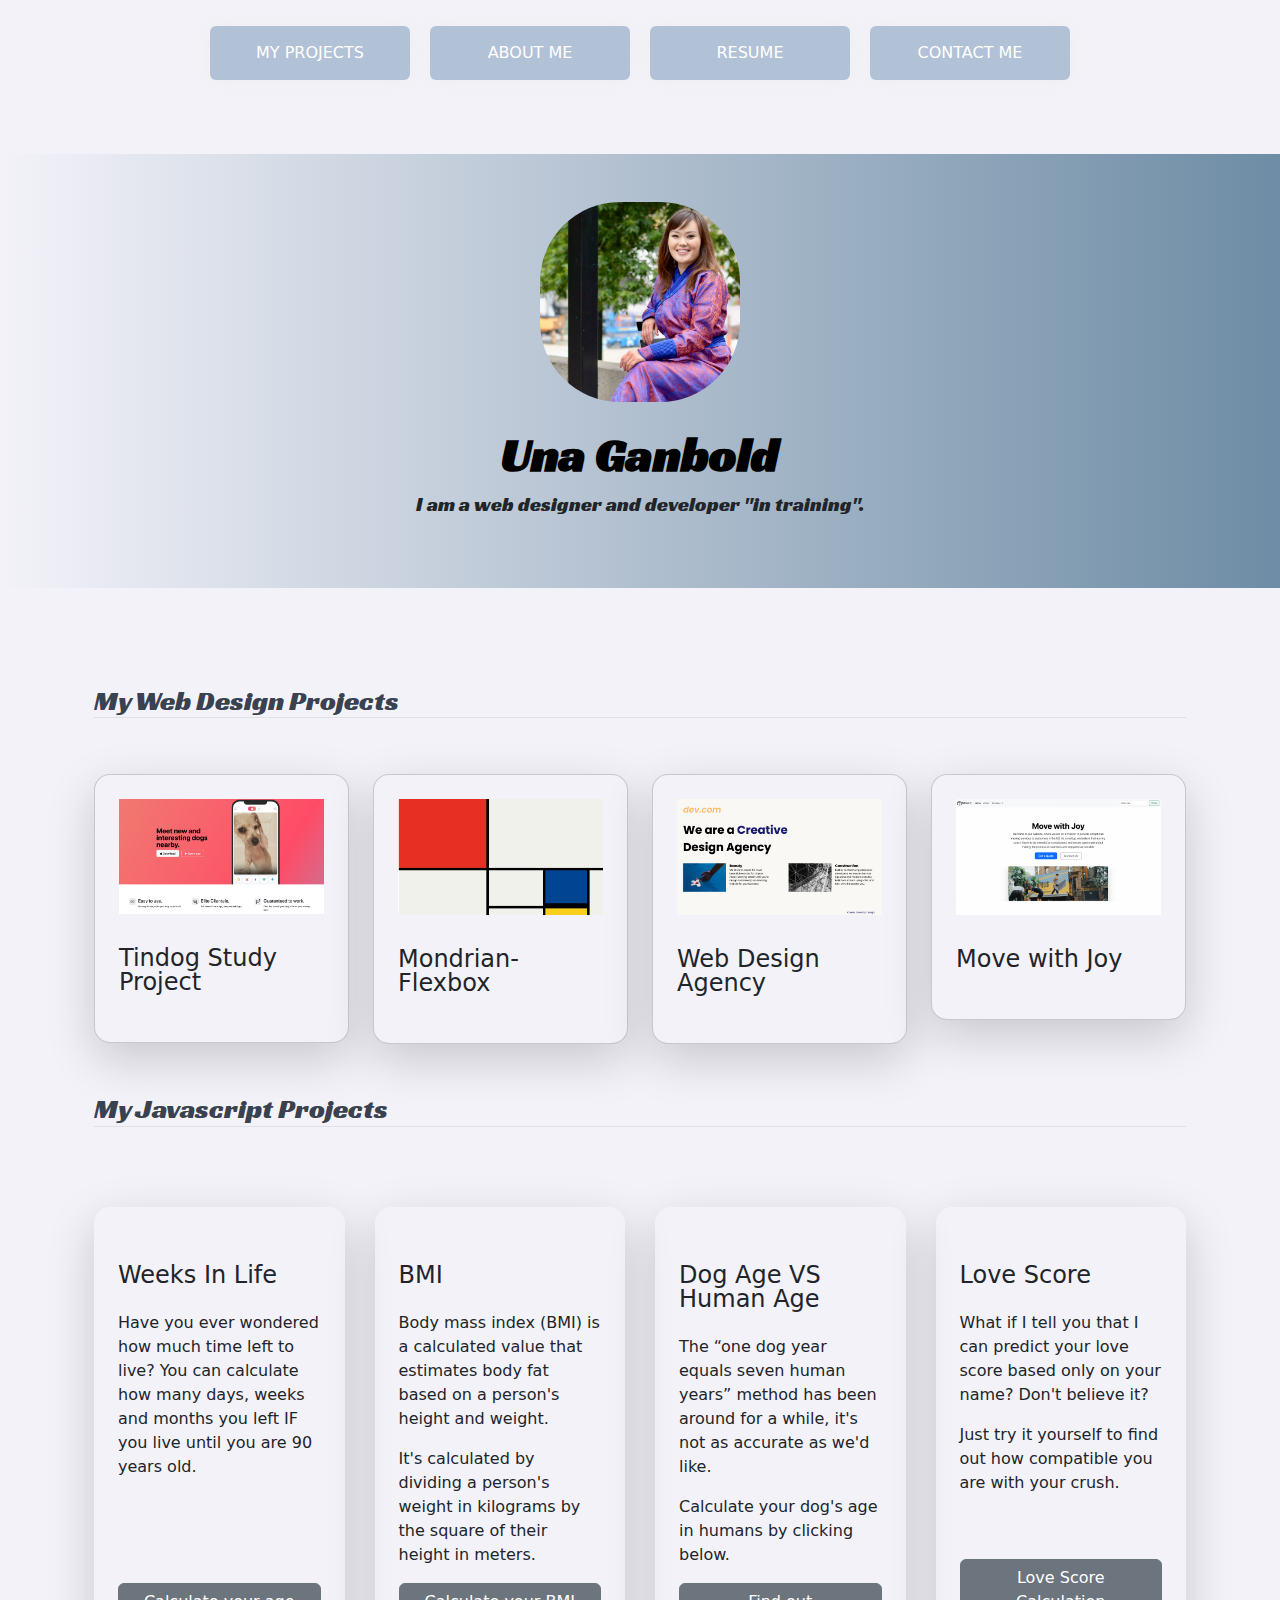
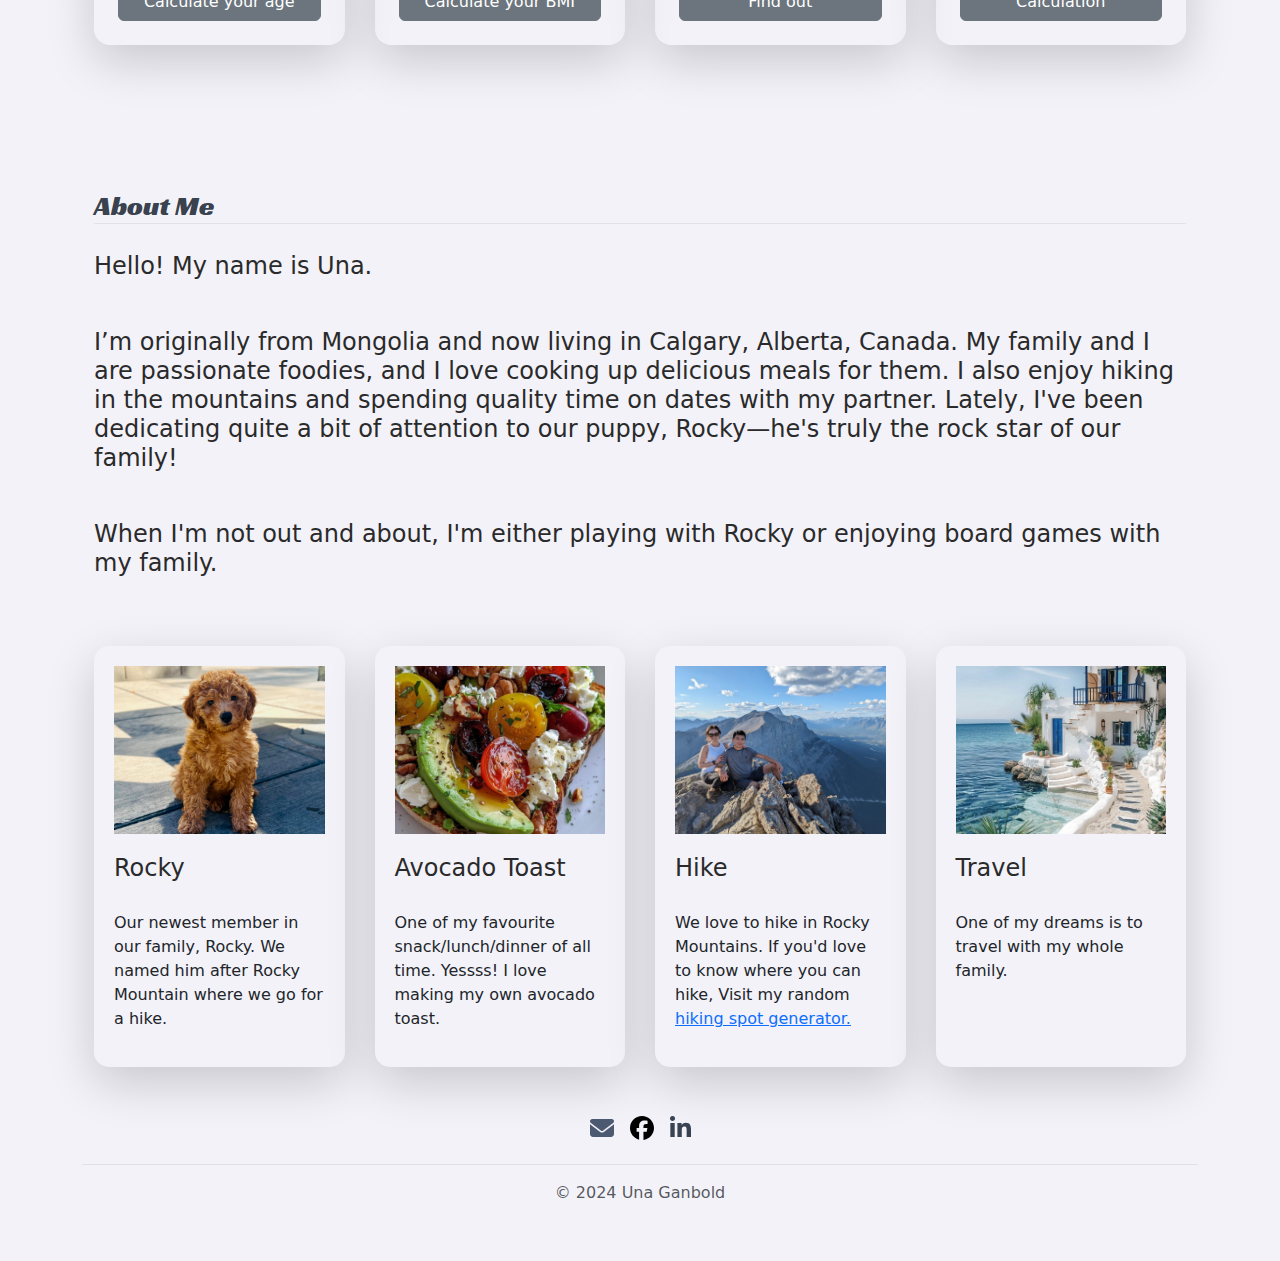
<file: index.html>
<!DOCTYPE html>
<html lang="en">
  <head>
    <meta charset="UTF-8" />
    <meta name="viewport" content="width=device-width, initial-scale=1.0" />
    <title>Capstone-project</title>
    <link
      href="https://cdn.jsdelivr.net/npm/bootstrap@5.3.3/dist/css/bootstrap.min.css"
      rel="stylesheet"
      integrity="sha384-QWTKZyjpPEjISv5WaRU9OFeRpok6YctnYmDr5pNlyT2bRjXh0JMhjY6hW+ALEwIH"
      crossorigin="anonymous"
      <link
      rel="preconnect"
      href="https://fonts.googleapis.com"
    />
    <link rel="preconnect" href="https://fonts.gstatic.com" crossorigin />
    <link
      href="https://fonts.googleapis.com/css2?family=Bodoni+Moda:ital,opsz,wght@0,6..96,400..900;1,6..96,400..900&family=Edu+AU+VIC+WA+NT+Guides:wght@400..700&family=Racing+Sans+One&family=WindSong:wght@400;500&display=swap"
      rel="stylesheet"
    />
    <link rel="stylesheet" href="style.css"
  </head>

  <body class="background">
    <div class="container">
      <header class="d-flex flex-wrap justify-content-center py-3 mb-4">
        <ul class="nav nav-pills">
          <li class="nav-item">
            <a href="#My-projetcs" class="nav-link btn-grad curr"
              >My Projects</a
            >
          </li>
          <li class="nav-item">
            <a href="#aboutme" class="nav-link btn-grad">About Me</a>
          </li>
          <li class="nav-item">
            <a href="./Resume/index.html" class="nav-link btn-grad">Resume</a>
          </li>
          <li class="nav-item">
            <a href="#footer" class="nav-link btn-grad">Contact Me</a>
          </li>
        </ul>
      </header>
    </div>
    <section id="About-me" class="background-2">
      <div class="container">
        <div class="py-5 my-5 text-center">
          <img
            class="d-block mx-auto mb-4"
            src="images/una-deel 2.jpeg"
            alt="una-deel"
            height="200px"
          />
          <h1 class="display-5 fw-bold text-body-emphasis">Una Ganbold</h1>
          <div class="col-lg-6 mx-auto">
            <h2 class="lead mb-4">
              <p>I am a web designer and developer "in training".</p>
            </h2>
            <p class="lead mb-4"></p>
          </div>
        </div>
      </div>
    </section>

    <section id="My-projetcs"></section>
    <div class="container px-4 py-5" id="custom-cards">
      <div>
        <h3 class="border-bottom">My Web Design Projects</h3>
        <div class="row align-items-stretch g-4 py-5">
          <div class="col-md-3">
            <a class="project-link" href="./11.3 TinDog Project/solution.html">
              <div
                class="background card card-cover overflow-hidden rounded-4 shadow-lg"
              >
                <div class="d-flex flex-column p-4 text-shadow-1">
                  <img src="images/tindog.png" alt="Tindog-SS" />
                  <h4 class="pt-4 mt-2 mb-4 display-8 lh-1">
                    Tindog Study Project
                  </h4>
                </div>
              </div>
            </a>
          </div>
          <div class="col-md-3">
            <a class="project-link" href="./10.3 Mondrian Project 2/index.html">
              <div
                class="background card card-cover overflow-hidden rounded-4 shadow-lg"
              >
                <div class="d-flex flex-column p-4 text-shadow-1">
                  <img src="images/Mondrian.jpeg" alt="Mondrian" />
                  <h4 class="pt-4 mt-2 mb-4 display-8 lh-1">
                    Mondrian-Flexbox
                  </h4>
                </div>
              </div>
            </a>
          </div>
          <div class="col-md-3">
            <a
              class="project-link"
              href="8.4 Web Design Agency Project/index.html"
            >
              <div
                class="background card card-cover overflow-hidden rounded-4 shadow-lg"
              >
                <div class="d-flex flex-column p-4 text-shadow-1">
                  <img src="images/webdesign.png" alt="webdesign" />
                  <h4 class="pt-4 mt-2 mb-4 display-8 lh-1">
                    Web Design Agency
                  </h4>
                </div>
              </div>
            </a>
          </div>
          <div class="col-md-3">
            <a
              class="project-link"
              href="./11.2 Bootstrap Components/index.html"
            >
              <div
                class="background card card-cover overflow-hidden rounded-4 shadow-lg"
              >
                <div class="d-flex flex-column p-4 text-shadow-1">
                  <img src="images/moving-company2.png" alt="moving-company" />
                  <h4 class="pt-4 mt-2 mb-4 display-8 lh-1">Move with Joy</h4>
                </div>
              </div>
            </a>
          </div>
        </div>
      </div>
      <div>
        <h3 class="border-bottom">My Javascript Projects</h3>
        <div class="row align-items-stretch g-4 py-5">
          <div class="java-projects container py-5" id="custom-cards">
            <div class="d-flex flex-column p-4 rounded-4 shadow-lg">
              <h4 class="pt-4 mt-2 mb-4 display-8 lh-1">Weeks In Life</h4>
              <p>
                Have you ever wondered how much time left to live? You can
                calculate how many days, weeks and months you left IF you live
                until you are 90 years old.
              </p>
              <button class="btn btn-secondary" onClick="lifeInWeeks()">
                Calculate your age
              </button>
            </div>

            <div class="d-flex flex-column p-4 rounded-4 shadow-lg">
              <h4 class="pt-4 mt-2 mb-4 display-8 lh-1">BMI</h4>
              <p>
                Body mass index (BMI) is a calculated value that estimates body
                fat based on a person's height and weight.
              </p>
              <p>
                It's calculated by dividing a person's weight in kilograms by
                the square of their height in meters.
              </p>
              <button class="btn btn-secondary" onClick="bmiCalculator()">
                Calculate your BMI
              </button>
            </div>

            <div class="d-flex flex-column p-4 rounded-4 shadow-lg">
              <h4 class="pt-4 mt-2 mb-4 display-8 lh-1">
                Dog Age VS Human Age
              </h4>
              <p>
                The “one dog year equals seven human years” method has been
                around for a while, it's not as accurate as we'd like.
              </p>
              <p>Calculate your dog's age in humans by clicking below.</p>

              <button class="btn btn-secondary" onclick="dogAge()">
                Find out
              </button>
            </div>
            <div class="d-flex flex-column p-4 rounded-4 shadow-lg">
              <h4 class="pt-4 mt-2 mb-4 display-8 lh-1">Love Score</h4>
              <p>
                What if I tell you that I can predict your love score based only
                on your name? Don't believe it?
              </p>
              <p>
                Just try it yourself to find out how compatible you are with
                your crush.
              </p>

              <button class="btn btn-secondary" onclick="loveScore()">
                Love Score Calculation
              </button>
            </div>
          </div>
        </div>
      </div>
    </div>

    <section id="Resume"></section>

    <section class="about-me">
      <div class="container px-4 py-0" id="custom-cards">
        <div id="aboutme">
          <h3 class="border-bottom">About Me</h3>
          <h4 class="h4">Hello! My name is Una.</h4>
          <h4 class="h4">
            I’m originally from Mongolia and now living in Calgary, Alberta,
            Canada. My family and I are passionate foodies, and I love cooking
            up delicious meals for them. I also enjoy hiking in the mountains
            and spending quality time on dates with my partner. Lately, I've
            been dedicating quite a bit of attention to our puppy, Rocky—he's
            truly the rock star of our family!
          </h4>
          <h4 class="h4">
            When I'm not out and about, I'm either playing with Rocky or
            enjoying board games with my family.
          </h4>
        </div>

        <div class="container-pics mt-5">
          <div class="item shadow-lg">
            <img src="images/rocky.jpg" alt="dog" />
            <h4 class="h4">Rocky</h4>
            <p>
              Our newest member in our family, Rocky. We named him after Rocky
              Mountain where we go for a hike.
            </p>
          </div>
          <div class="item shadow-lg">
            <img src="images/toast.JPG" alt="toast" />
            <h4 class="h4">Avocado Toast</h4>
            <p>
              One of my favourite snack/lunch/dinner of all time. Yessss! I love
              making my own avocado toast.
            </p>
          </div>
          <div class="item shadow-lg">
            <img src="images/Hike.JPG" alt="mountains" />
            <h4 class="h4">Hike</h4>
            <p>
              We love to hike in Rocky Mountains. If you'd love to know where
              you can hike, Visit my random
              <a
                href="https://una-ganbold.github.io/hiking-spots/"
                target="_blank"
                >hiking spot generator.
              </a>
            </p>
          </div>
          <div class="item shadow-lg">
            <img src="images/travel.JPG" alt="greece" />
            <h4 class="h4">Travel</h4>
            <p>One of my dreams is to travel with my whole family.</p>
          </div>
        </div>
      </div>
    </section>

    <section id="footer">
      <div class="container">
        <footer class="py-3 my-4">
          <ul class="nav justify-content-center border-bottom pb-3 mb-3">
            <li class="nav-item">
              <a
                href="mailto:una.ganbold@gmail.com"
                class="nav-link px-2 text-body-secondary"
              >
                <svg
                  xmlns="http://www.w3.org/2000/svg"
                  height="24"
                  width="24"
                  viewBox="0 0 512 512"
                >
                  <path
                    fill="#4b5971"
                    d="M48 64C21.5 64 0 85.5 0 112c0 15.1 7.1 29.3 19.2 38.4L236.8 313.6c11.4 8.5 27 8.5 38.4 0L492.8 150.4c12.1-9.1 19.2-23.3 19.2-38.4c0-26.5-21.5-48-48-48L48 64zM0 176L0 384c0 35.3 28.7 64 64 64l384 0c35.3 0 64-28.7 64-64l0-208L294.4 339.2c-22.8 17.1-54 17.1-76.8 0L0 176z"
                  /></svg
              ></a>
            </li>
            <li class="nav-item">
              <a
                href="https://www.facebook.com/unaganbold"
                class="nav-link px-2 text-body-secondary"
              >
                <svg
                  xmlns="http://www.w3.org/2000/svg"
                  height="24"
                  width="24"
                  viewBox="0 0 512 512"
                >
                  <path
                    d="M512 256C512 114.6 397.4 0 256 0S0 114.6 0 256C0 376 82.7 476.8 194.2 504.5V334.2H141.4V256h52.8V222.3c0-87.1 39.4-127.5 125-127.5c16.2 0 44.2 3.2 55.7 6.4V172c-6-.6-16.5-1-29.6-1c-42 0-58.2 15.9-58.2 57.2V256h83.6l-14.4 78.2H287V510.1C413.8 494.8 512 386.9 512 256h0z"
                  />
                </svg>
              </a>
            </li>
            <li class="nav-item">
              <a
                href="https://www.linkedin.com/in/una-uranbileg-ganbold-2356244a/"
                class="nav-link px-2 text-body-secondary"
              >
                <svg
                  xmlns="http://www.w3.org/2000/svg"
                  height="24"
                  width="21"
                  viewBox="0 0 448 512"
                >
                  <path
                    fill="#384251"
                    d="M100.3 448H7.4V148.9h92.9zM53.8 108.1C24.1 108.1 0 83.5 0 53.8a53.8 53.8 0 0 1 107.6 0c0 29.7-24.1 54.3-53.8 54.3zM447.9 448h-92.7V302.4c0-34.7-.7-79.2-48.3-79.2-48.3 0-55.7 37.7-55.7 76.7V448h-92.8V148.9h89.1v40.8h1.3c12.4-23.5 42.7-48.3 87.9-48.3 94 0 111.3 61.9 111.3 142.3V448z"
                  />
                </svg>
              </a>
            </li>
          </ul>
          <p class="text-center text-body-secondary">© 2024 Una Ganbold</p>
        </footer>
      </div>
    </section>
  </body>
  <script src="projects.js"></script>
</html>
</file>
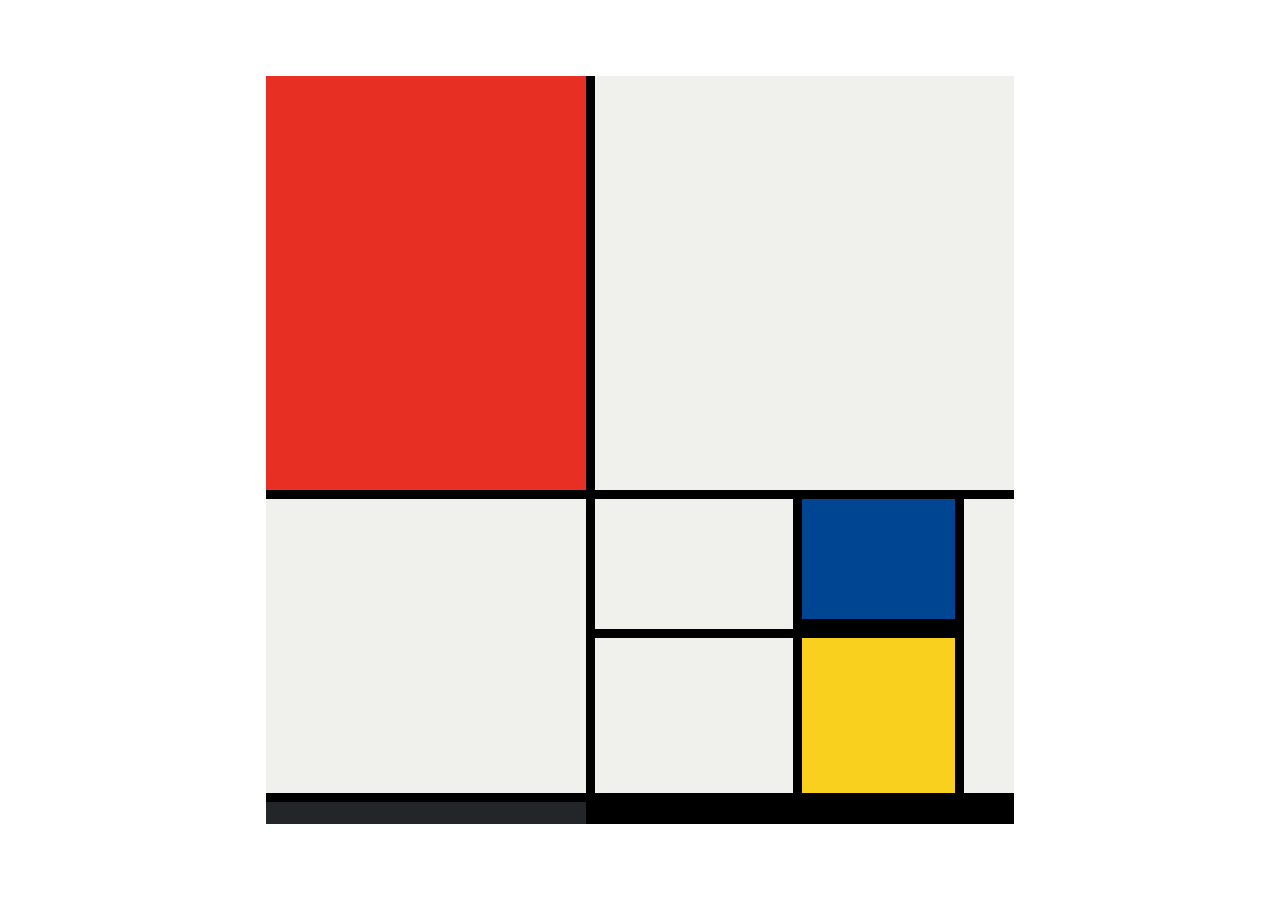
<file: 10.3 Mondrian Project 2/index.html>
<!DOCTYPE html>
<html lang="en">

<head>
  <meta charset="UTF-8">
  <meta name="viewport" content="width=device-width, initial-scale=1.0">
  <title>Mondrian Project</title>
  <style>
    /* 
    Write your CSS here 
    Gap Colour: #000
    White: #F0F1EC
    Red: #E72F24
    Black: #232629
    Blue: #004592
    Yellow: #F9D01E

    For dimensions, see dimensions.png image.
    HINT: Remember you can't change the properties of grid lines.
    But grid lines are transparent!
    */
  body{
    display: flex;
    justify-content: center;
    align-items: center;
    height: 100vh;
    margin: 0;
    padding: 0;
  }

  .container {
      height: 748px;
      width: 748px;
      display: grid;
      background-color: #000;
      grid-template-columns: 320px 198px 153px 50px;
      grid-template-rows: 414px 130px 155px 22px;
      gap: 9px;
  }
  .item{
    background-color: #F0F1EC;
  }
  .red{
    background-color: #E72F24;
  }
  .white1{
    grid-column:span 3;
  }
  .white2{
    grid-row: span 2;
  }
  .white3{
    grid-column: 2 / 2 / 4 / 4
  }
  .white4{
    grid-row: span 2;
  }
  .blue{
    background-color: #004592;
    border-bottom: 10px solid #000;
  
  }
  .yellow{
    background-color:#F9D01E ;
  }
  .black{
    background-color: #232629;
  }



  </style>
</head>

<body>
  <!-- Write your HTML here -->
   <div class="container">
        <div class="red"></div>
        <div class="item white1"></div>
        <div class="item white2"></div>
        <div class="item white3"></div>
        <div class="blue"></div>
        <div class="item white4"></div>
        <div class="item white5"></div>
        <div class="yellow"></div>
        <div class="black"></div>
   </div>

</body>

</html>
</file>
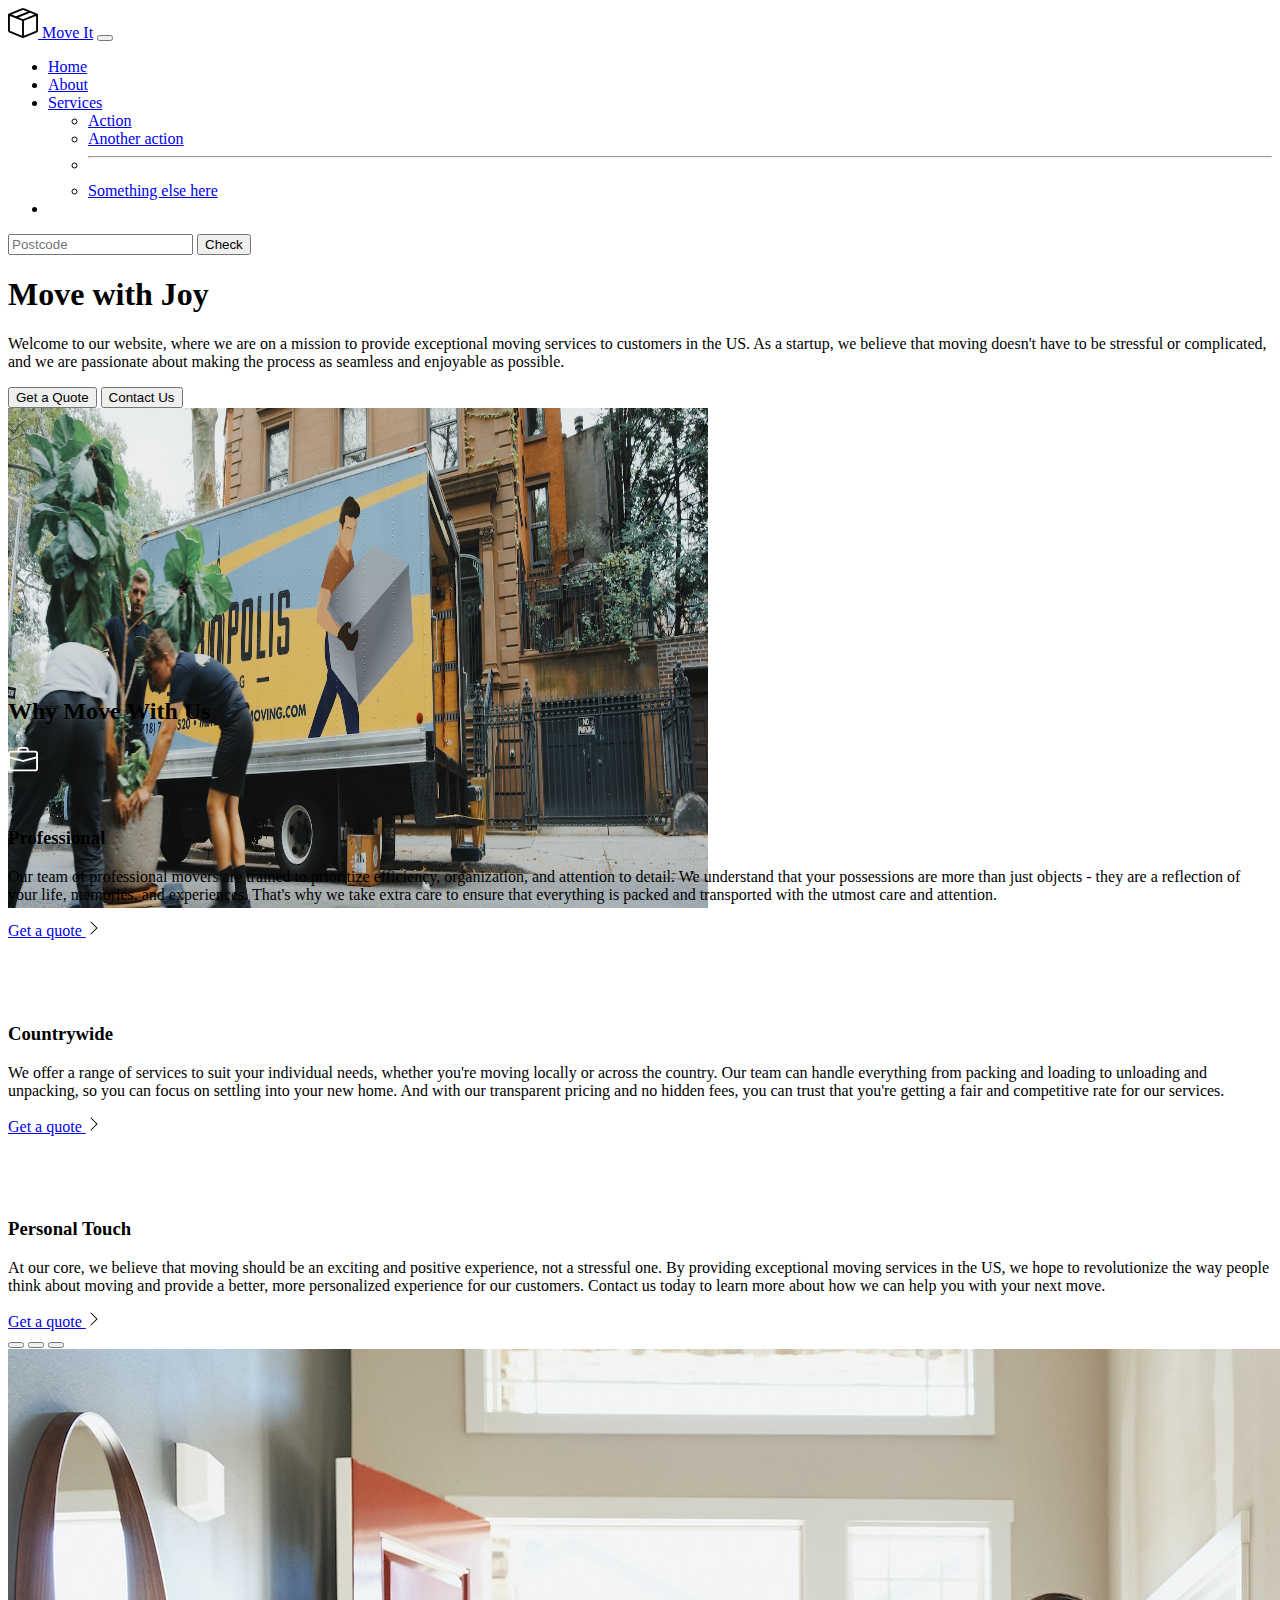
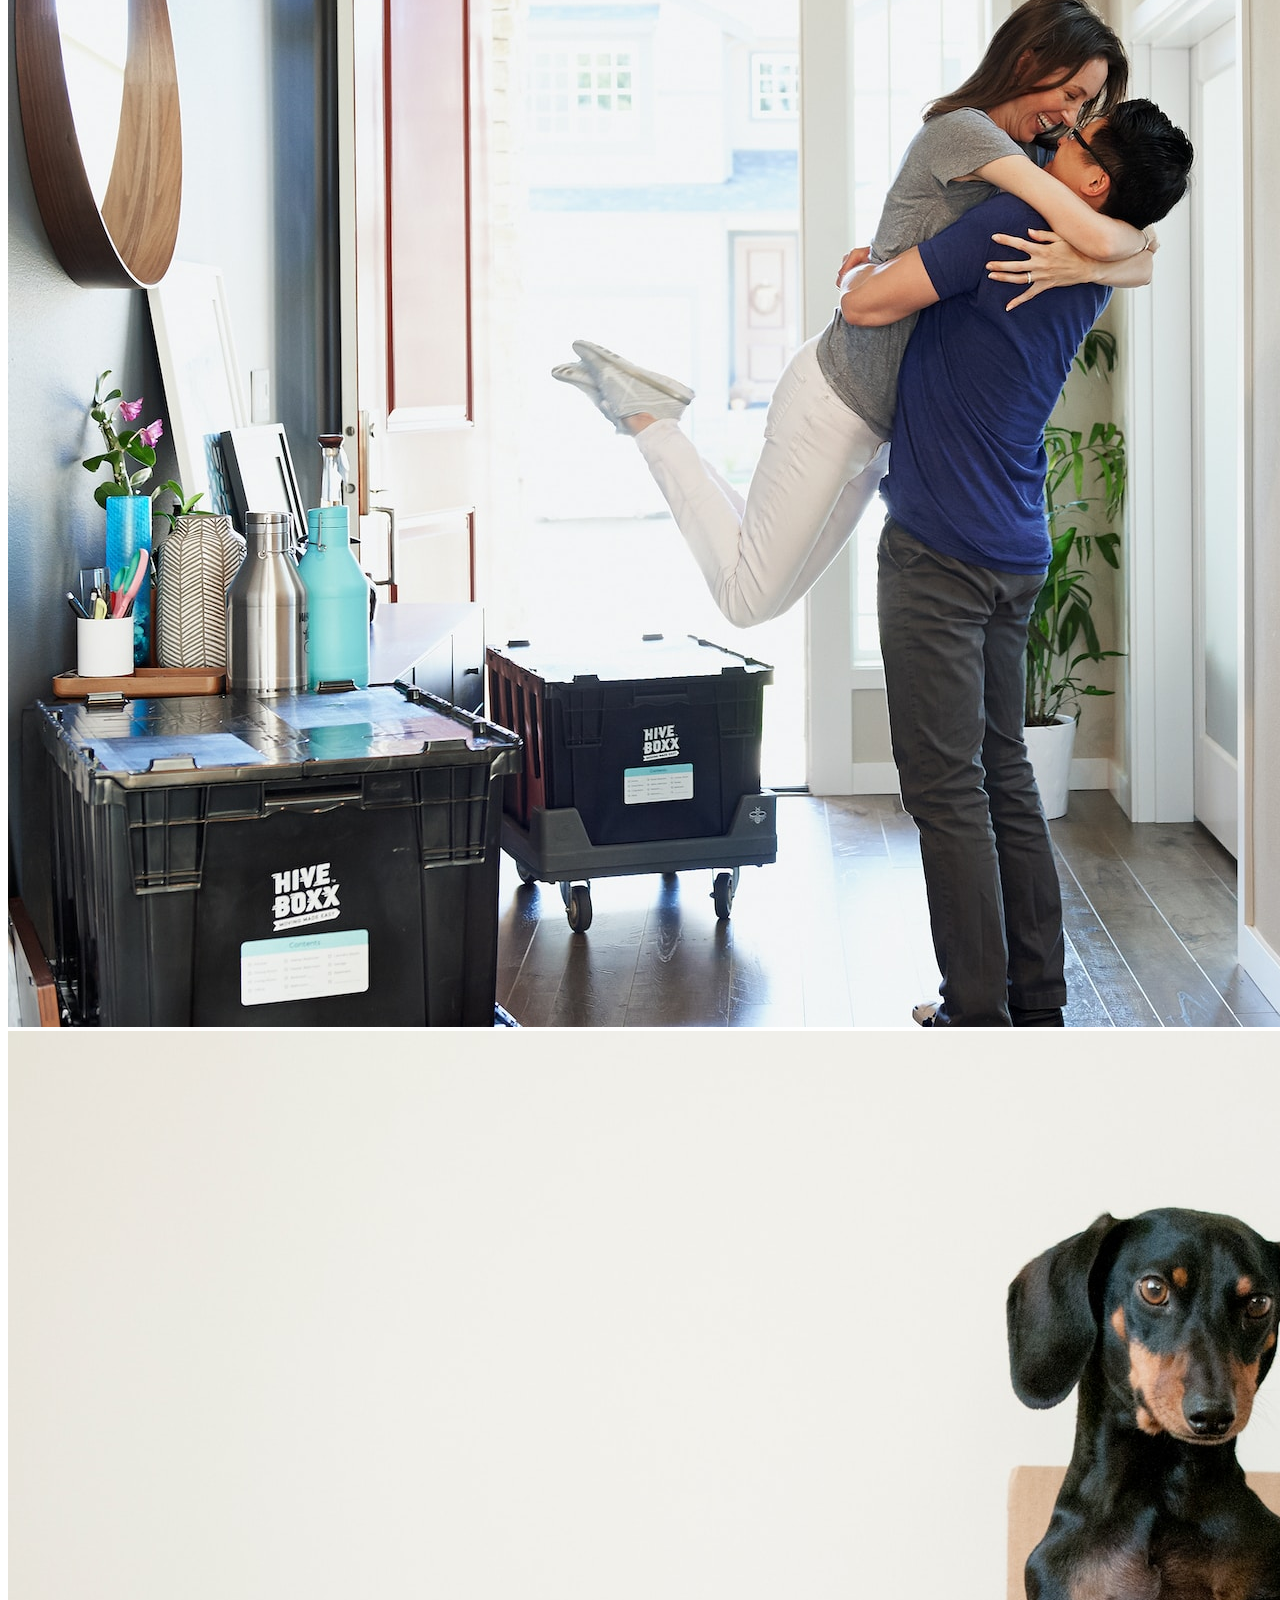
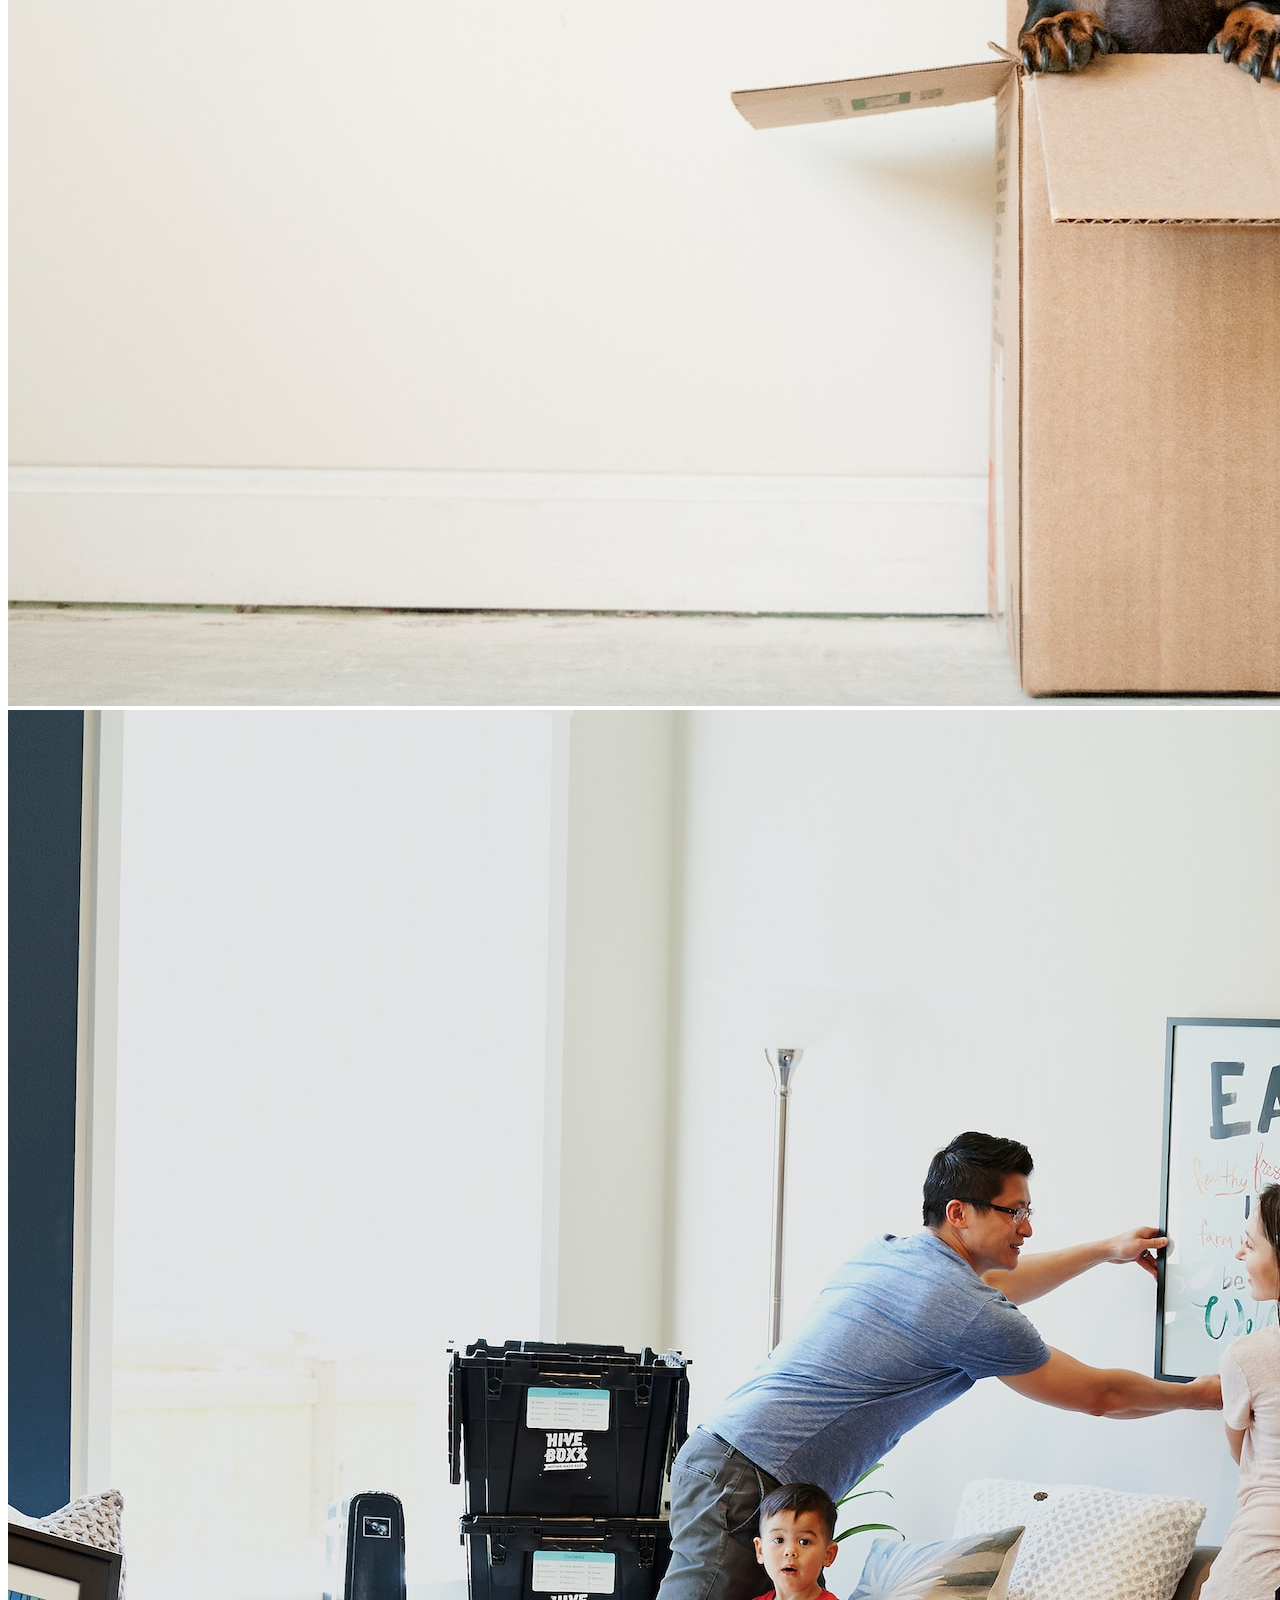
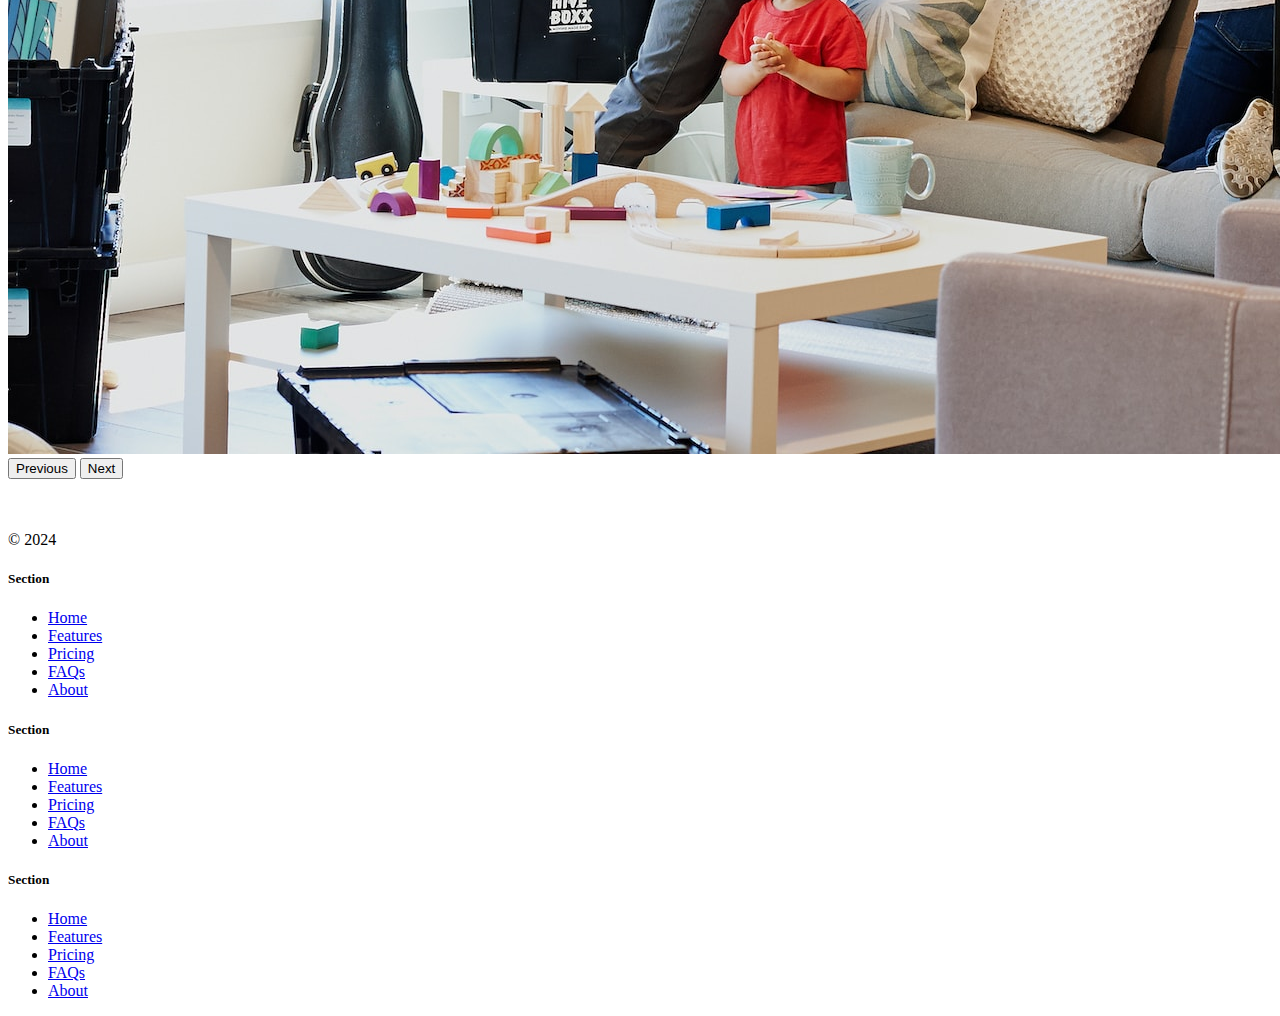
<file: 11.2 Bootstrap Components/index.html>
<!DOCTYPE html>
<html lang="en">
  <head>
    <meta charset="UTF-8" />
    <meta name="viewport" content="width=device-width, initial-scale=1.0" />
    <title>Bootstrap Components</title>
    <link
      href="https://cdn.jsdelivr.net/npm/bootstrap@5.3.0-alpha2/dist/css/bootstrap.min.css"
      rel="stylesheet"
      integrity="sha384-aFq/bzH65dt+w6FI2ooMVUpc+21e0SRygnTpmBvdBgSdnuTN7QbdgL+OapgHtvPp"
      crossorigin="anonymous"
    />
    <style>
      .feature-icon {
    width: 4rem;
    height: 4rem;
    border-radius: .75rem;
}
    </style>
  </head>

  <body>
    <nav class="navbar navbar-expand-lg bg-body-tertiary">
      <div class="container-fluid">
        <a class="navbar-brand" href="#">
          <img src="./box-seam.svg" alt="moveit brand icon" height="30">
          Move It</a>
        <button
          class="navbar-toggler"
          type="button"
          data-bs-toggle="collapse"
          data-bs-target="#navbarSupportedContent"
          aria-controls="navbarSupportedContent"
          aria-expanded="false"
          aria-label="Toggle navigation"
        >
          <span class="navbar-toggler-icon"></span>
        </button>
        <div class="collapse navbar-collapse" id="navbarSupportedContent">
          <ul class="navbar-nav me-auto mb-2 mb-lg-0">
            <li class="nav-item">
              <a class="nav-link active" aria-current="page" href="#">Home</a>
            </li>
            <li class="nav-item">
              <a class="nav-link" href="#">About</a>
            </li>
            <li class="nav-item dropdown">
              <a
                class="nav-link dropdown-toggle"
                href="#"
                role="button"
                data-bs-toggle="dropdown"
                aria-expanded="false"
              >
                Services
              </a>
              <ul class="dropdown-menu">
                <li><a class="dropdown-item" href="#">Action</a></li>
                <li><a class="dropdown-item" href="#">Another action</a></li>
                <li><hr class="dropdown-divider" /></li>
                <li>
                  <a class="dropdown-item" href="#">Something else here</a>
                </li>
              </ul>
            </li>
            <li class="nav-item">
              <a class="nav-link" aria-disabled="true"></a>
            </li>
          </ul>
          <form class="d-flex" role="search">
            <input
              class="form-control me-2"
              type="search"
              placeholder="Postcode"
              aria-label="Search"
            />
            <button class="btn btn-outline-success" type="submit">
              Check 
            </button>
          </form>
        </div>
      </div>
    </nav>
    <div class="px-4 pt-5 my-5 text-center border-bottom">
      <h1 class="display-4 fw-bold text-body-emphasis">Move with Joy</h1>
      <div class="col-lg-6 mx-auto">
        <p class="lead mb-4">Welcome to our website, where we are on a mission to provide exceptional moving services to customers in the US. As a startup, we believe that moving doesn't have to be stressful or complicated, and we are passionate about making the process as seamless and enjoyable as possible.</p>
        <div class="d-grid gap-2 d-sm-flex justify-content-sm-center mb-5">
          <button type="button" class="btn btn-primary btn-lg px-4 me-sm-3">Get a Quote</button>
          <button type="button" class="btn btn-outline-secondary btn-lg px-4">Contact Us</button>
        </div>
      </div>
      <div class="overflow-hidden" style="max-height: 30vh;">
        <div class="container px-5">
          <img src="moving-van.jpg" class="img-fluid border rounded-3 shadow-lg mb-4" alt="Example image" width="700" height="500" loading="lazy">
        </div>
      </div>
    </div>

    <div class="container px-4 py-5" id="featured-3">
      <h2 class="pb-2 border-bottom">Why Move With Us</h2>
      <div class="row g-4 py-5 row-cols-1 row-cols-lg-3">
        <div class="feature col">
          <div class="feature-icon d-inline-flex align-items-center justify-content-center text-bg-primary bg-gradient fs-2 mb-3">
            <img src="briefcase.svg" alt="briefcase" height="30">
          </div>
          <h3 class="fs-2 text-body-emphasis">Professional</h3>
          <p>Our team of professional movers are trained to prioritize efficiency, organization, and attention to detail. We understand that your possessions are more than just objects - they are a reflection of your life, memories, and experiences. That's why we take extra care to ensure that everything is packed and transported with the utmost care and attention.</p>
          <a href="#" class="icon-link">
            Get a quote
            <img src="chevron-right.svg" alt="chevron-right">
          </a>
        </div>
        <div class="feature col">
          <div class="feature-icon d-inline-flex align-items-center justify-content-center text-bg-primary bg-gradient fs-2 mb-3">
            <img src="bus-front.svg" alt="bus-front" height="30">
          </div>
          <h3 class="fs-2 text-body-emphasis">Countrywide</h3>
          <p>We offer a range of services to suit your individual needs, whether you're moving locally or across the country. Our team can handle everything from packing and loading to unloading and unpacking, so you can focus on settling into your new home. And with our transparent pricing and no hidden fees, you can trust that you're getting a fair and competitive rate for our services.</p>
          <a href="#" class="icon-link">
            Get a quote
            <img src="chevron-right.svg" alt="chevron-right">
          </a>
        </div>
        <div class="feature col">
          <div class="feature-icon d-inline-flex align-items-center justify-content-center text-bg-primary bg-gradient fs-2 mb-3">
            <img src="chat-square-heart.svg" alt="square chat-square-heart" height="30">
          </div>
          <h3 class="fs-2 text-body-emphasis">Personal Touch</h3>
          <p>At our core, we believe that moving should be an exciting and positive experience, not a stressful one. By providing exceptional moving services in the US, we hope to revolutionize the way people think about moving and provide a better, more personalized experience for our customers. Contact us today to learn more about how we can help you with your next move.</p>
          <a href="#" class="icon-link">
            Get a quote
            <img src="chevron-right.svg" alt="chevron-right">
          </a>
        </div>
      </div>
    </div>

    <div id="carouselExampleIndicators" class="carousel slide">
      <div class="container px-4 py-5" id="featured-3">  
      <div class="carousel-indicators">
        <button type="button" data-bs-target="#carouselExampleIndicators" data-bs-slide-to="0" class="active" aria-current="true" aria-label="Slide 1"></button>
        <button type="button" data-bs-target="#carouselExampleIndicators" data-bs-slide-to="1" aria-label="Slide 2"></button>
        <button type="button" data-bs-target="#carouselExampleIndicators" data-bs-slide-to="2" aria-label="Slide 3"></button>
      </div>
      <div class="carousel-inner">
        <div class="carousel-item active">
          <img src="couple.jpg" class="d-block w-100" alt="couple">
        </div>
        <div class="carousel-item">
          <img src="dog.jpg" class="d-block w-100" alt="dog">
        </div>
        <div class="carousel-item">
          <img src="family.jpg" class="d-block w-100" alt="family">
        </div>
      </div>
      <button class="carousel-control-prev" type="button" data-bs-target="#carouselExampleIndicators" data-bs-slide="prev">
        <span class="carousel-control-prev-icon" aria-hidden="true"></span>
        <span class="visually-hidden">Previous</span>
      </button>
      <button class="carousel-control-next" type="button" data-bs-target="#carouselExampleIndicators" data-bs-slide="next">
        <span class="carousel-control-next-icon" aria-hidden="true"></span>
        <span class="visually-hidden">Next</span>
      </button>
    </div>


  <div class="container">
  <footer class="row row-cols-1 row-cols-sm-2 row-cols-md-5 py-5 my-5 border-top">
    <div class="col mb-3">
      <a href="/" class="d-flex align-items-center mb-3 link-body-emphasis text-decoration-none">
        <svg class="bi me-2" width="40" height="32"><use xlink:href="#bootstrap"></use></svg>
      </a>
      <p class="text-body-secondary">© 2024</p>
    </div>

    <div class="col mb-3">

    </div>

    <div class="col mb-3">
      <h5>Section</h5>
      <ul class="nav flex-column">
        <li class="nav-item mb-2"><a href="#" class="nav-link p-0 text-body-secondary">Home</a></li>
        <li class="nav-item mb-2"><a href="#" class="nav-link p-0 text-body-secondary">Features</a></li>
        <li class="nav-item mb-2"><a href="#" class="nav-link p-0 text-body-secondary">Pricing</a></li>
        <li class="nav-item mb-2"><a href="#" class="nav-link p-0 text-body-secondary">FAQs</a></li>
        <li class="nav-item mb-2"><a href="#" class="nav-link p-0 text-body-secondary">About</a></li>
      </ul>
    </div>

    <div class="col mb-3">
      <h5>Section</h5>
      <ul class="nav flex-column">
        <li class="nav-item mb-2"><a href="#" class="nav-link p-0 text-body-secondary">Home</a></li>
        <li class="nav-item mb-2"><a href="#" class="nav-link p-0 text-body-secondary">Features</a></li>
        <li class="nav-item mb-2"><a href="#" class="nav-link p-0 text-body-secondary">Pricing</a></li>
        <li class="nav-item mb-2"><a href="#" class="nav-link p-0 text-body-secondary">FAQs</a></li>
        <li class="nav-item mb-2"><a href="#" class="nav-link p-0 text-body-secondary">About</a></li>
      </ul>
    </div>

    <div class="col mb-3">
      <h5>Section</h5>
      <ul class="nav flex-column">
        <li class="nav-item mb-2"><a href="#" class="nav-link p-0 text-body-secondary">Home</a></li>
        <li class="nav-item mb-2"><a href="#" class="nav-link p-0 text-body-secondary">Features</a></li>
        <li class="nav-item mb-2"><a href="#" class="nav-link p-0 text-body-secondary">Pricing</a></li>
        <li class="nav-item mb-2"><a href="#" class="nav-link p-0 text-body-secondary">FAQs</a></li>
        <li class="nav-item mb-2"><a href="#" class="nav-link p-0 text-body-secondary">About</a></li>
      </ul>
    </div>
  </footer>
</div>  
    <script
      src="https://cdn.jsdelivr.net/npm/bootstrap@5.3.3/dist/js/bootstrap.bundle.min.js"
      integrity="sha384-YvpcrYf0tY3lHB60NNkmXc5s9fDVZLESaAA55NDzOxhy9GkcIdslK1eN7N6jIeHz"
      crossorigin="anonymous"
    ></script>



  </body>
</html>
</file>
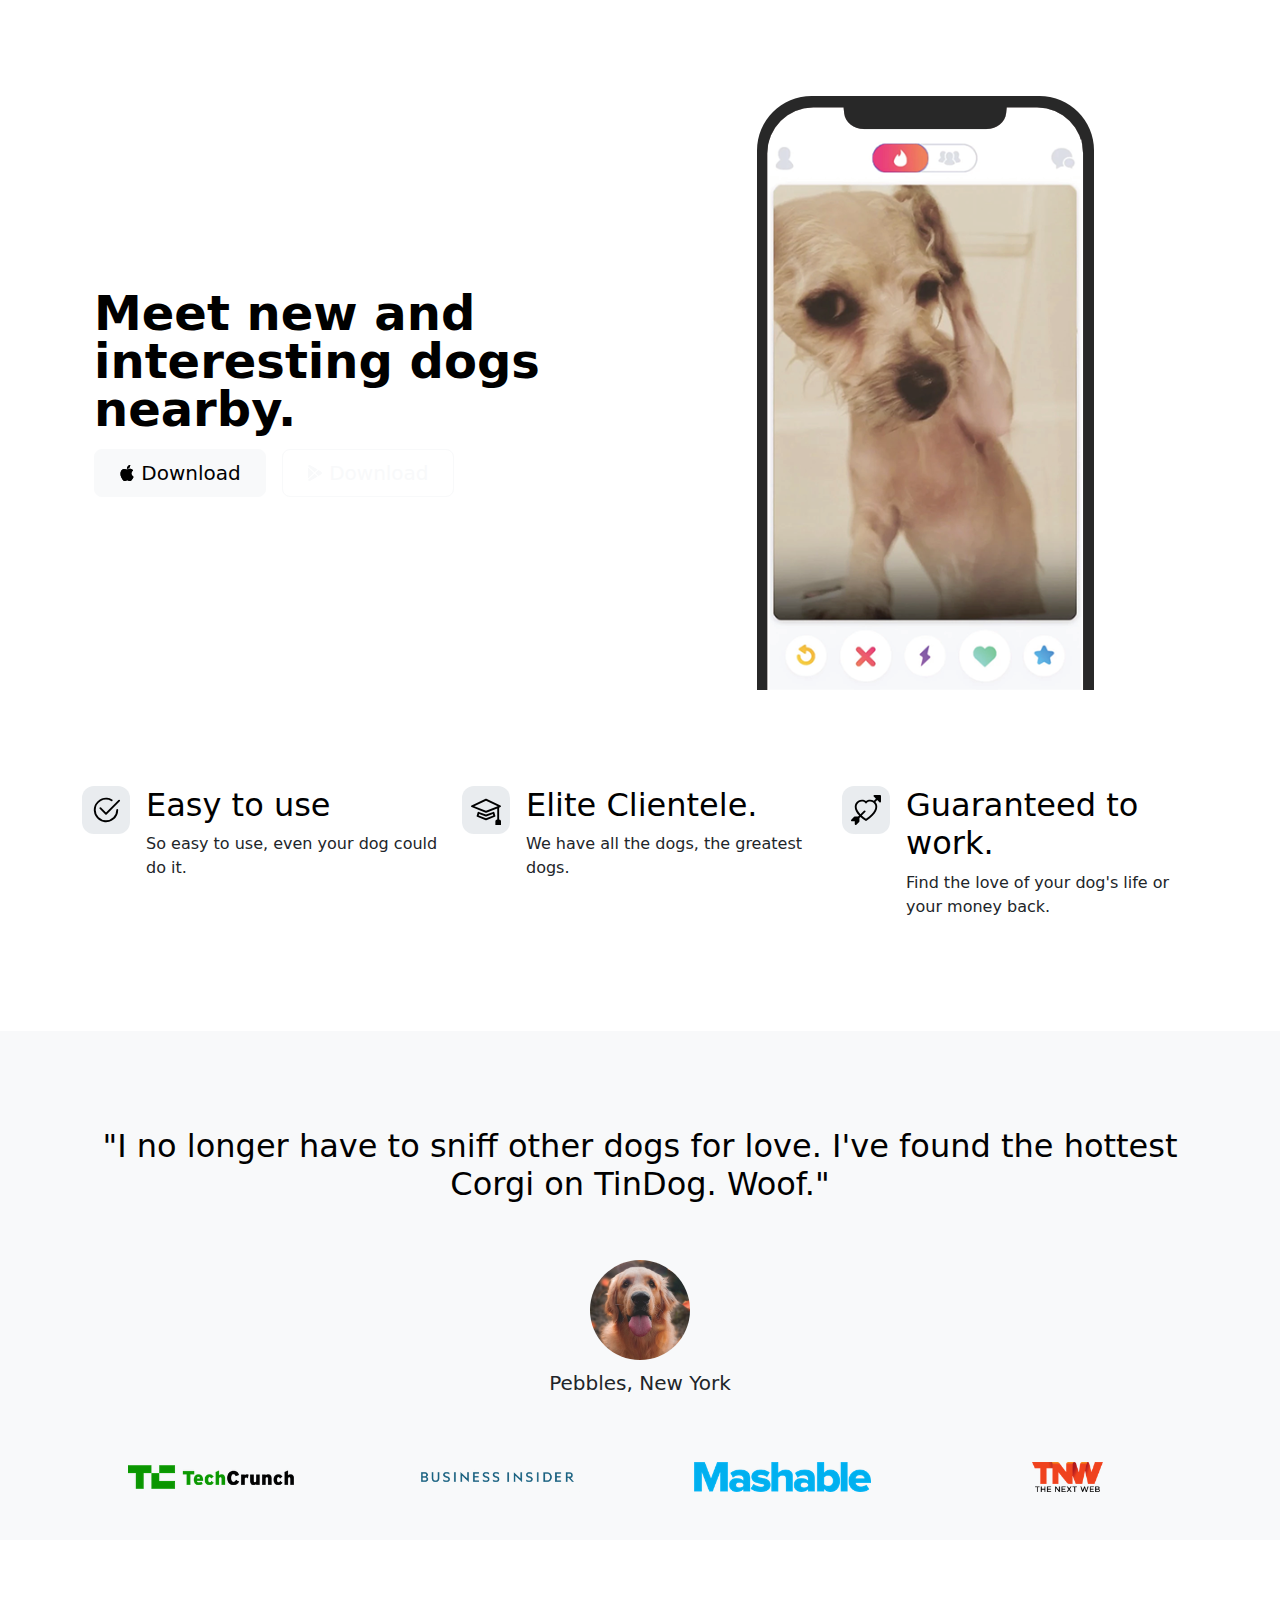
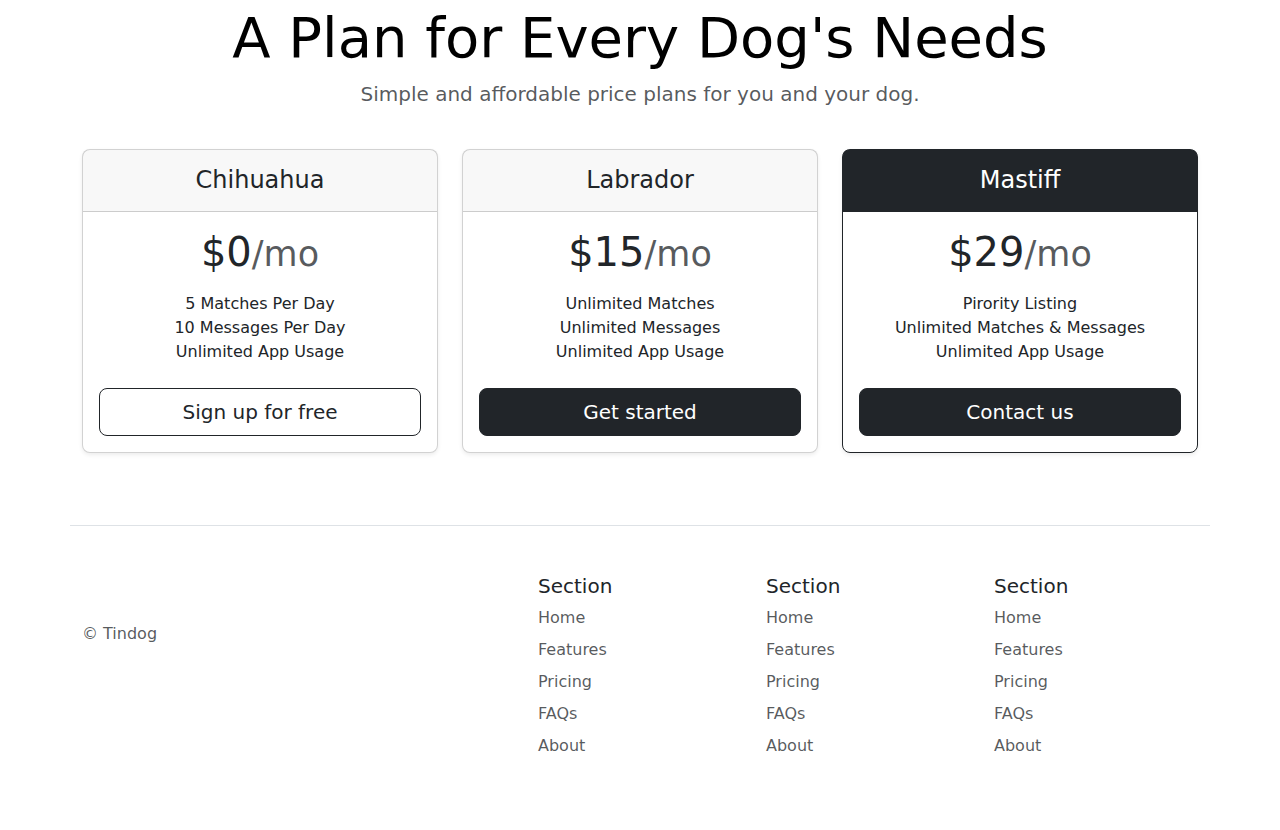
<file: 11.3 TinDog Project/index.html>
<!DOCTYPE html>
<html lang="en">

<head>
  <meta charset="UTF-8">
  <meta name="viewport" content="width=device-width, initial-scale=1.0">
  <link href="https://cdn.jsdelivr.net/npm/bootstrap@5.3.3/dist/css/bootstrap.min.css" rel="stylesheet" integrity="sha384-QWTKZyjpPEjISv5WaRU9OFeRpok6YctnYmDr5pNlyT2bRjXh0JMhjY6hW+ALEwIH" crossorigin="anonymous">
  <link rel="stylesheet" href="./css/style.css">
  <title>TinDog</title>
</head>

<body>

  <!-- Title -->
  <section id="title" class="gradient-background"> 
    
    <div class="container col-xxl-8 px-4 pt-5">

      
      <div class="row flex-lg-row-reverse align-items-center g-5 pt-5">
        <div class="col-10 col-sm-8 col-lg-6">
          <img src="images/iphone.png" class="d-block mx-lg-auto img-fluid" alt="Bootstrap Themes" height="200" loading="lazy">
        </div>
        <div class="col-lg-6">
          <h1 class="display-5 fw-bold text-body-emphasis lh-1 mb-3">Meet new and interesting dogs nearby.</h1>
          
          <div class="d-grid gap-2 d-md-flex justify-content-md-start">
            <button type="button" class="btn btn-light btn-lg px-4 me-md-2"> <svg xmlns="http://www.w3.org/2000/svg" width="16" height="16" fill="currentColor"
              class="bi bi-apple mb-1" viewBox="0 0 16 16">
<path
                d="M11.182.008C11.148-.03 9.923.023 8.857 1.18c-1.066 1.156-.902 2.482-.878 2.516.024.034 1.52.087 2.475-1.258.955-1.345.762-2.391.728-2.43Zm3.314 11.733c-.048-.096-2.325-1.234-2.113-3.422.212-2.189 1.675-2.789 1.698-2.854.023-.065-.597-.79-1.254-1.157a3.692 3.692 0 0 0-1.563-.434c-.108-.003-.483-.095-1.254.116-.508.139-1.653.589-1.968.607-.316.018-1.256-.522-2.267-.665-.647-.125-1.333.131-1.824.328-.49.196-1.422.754-2.074 2.237-.652 1.482-.311 3.83-.067 4.56.244.729.625 1.924 1.273 2.796.576.984 1.34 1.667 1.659 1.899.319.232 1.219.386 1.843.067.502-.308 1.408-.485 1.766-.472.357.013 1.061.154 1.782.539.571.197 1.111.115 1.652-.105.541-.221 1.324-1.059 2.238-2.758.347-.79.505-1.217.473-1.282Z" />
<path
                d="M11.182.008C11.148-.03 9.923.023 8.857 1.18c-1.066 1.156-.902 2.482-.878 2.516.024.034 1.52.087 2.475-1.258.955-1.345.762-2.391.728-2.43Zm3.314 11.733c-.048-.096-2.325-1.234-2.113-3.422.212-2.189 1.675-2.789 1.698-2.854.023-.065-.597-.79-1.254-1.157a3.692 3.692 0 0 0-1.563-.434c-.108-.003-.483-.095-1.254.116-.508.139-1.653.589-1.968.607-.316.018-1.256-.522-2.267-.665-.647-.125-1.333.131-1.824.328-.49.196-1.422.754-2.074 2.237-.652 1.482-.311 3.83-.067 4.56.244.729.625 1.924 1.273 2.796.576.984 1.34 1.667 1.659 1.899.319.232 1.219.386 1.843.067.502-.308 1.408-.485 1.766-.472.357.013 1.061.154 1.782.539.571.197 1.111.115 1.652-.105.541-.221 1.324-1.059 2.238-2.758.347-.79.505-1.217.473-1.282Z" />
</svg> Download</button>
            <button type="button" class="btn btn-outline-light btn-lg px-4"> <svg xmlns="http://www.w3.org/2000/svg" width="16" height="16" fill="currentColor"
              class="bi bi-google-play mb-1" viewBox="0 0 16 16">
<path
                d="M14.222 9.374c1.037-.61 1.037-2.137 0-2.748L11.528 5.04 8.32 8l3.207 2.96 2.694-1.586Zm-3.595 2.116L7.583 8.68 1.03 14.73c.201 1.029 1.36 1.61 2.303 1.055l7.294-4.295ZM1 13.396V2.603L6.846 8 1 13.396ZM1.03 1.27l6.553 6.05 3.044-2.81L3.333.215C2.39-.341 1.231.24 1.03 1.27Z" />
</svg> Download</button>
          </div>
        </div>
      </div>
    </div>
  </section>
  <!-- Features -->
  <section id="features">
    <div class="container mt-5">
    <div class="row g-4 py-5 row-cols-1 row-cols-lg-3">
      <div class="col d-flex align-items-start">
        <div class="icon-square text-body-emphasis bg-body-secondary d-inline-flex align-items-center justify-content-center fs-4 flex-shrink-0 me-3">
          <svg xmlns="http://www.w3.org/2000/svg" height="30" fill="currentColor" class="bi bi-check2-circle"
              viewBox="0 0 16 16">
<path
                d="M2.5 8a5.5 5.5 0 0 1 8.25-4.764.5.5 0 0 0 .5-.866A6.5 6.5 0 1 0 14.5 8a.5.5 0 0 0-1 0 5.5 5.5 0 1 1-11 0z" />
<path
                d="M15.354 3.354a.5.5 0 0 0-.708-.708L8 9.293 5.354 6.646a.5.5 0 1 0-.708.708l3 3a.5.5 0 0 0 .708 0l7-7z" />
</svg>
        </div>
        <div>
          <h3 class="fs-2 text-body-emphasis">Easy to use</h3>
          <p>So easy to use, even your dog could do it.</p>
          
          </a>
        </div>
      </div>
      <div class="col d-flex align-items-start">
        <div class="icon-square text-body-emphasis bg-body-secondary d-inline-flex align-items-center justify-content-center fs-4 flex-shrink-0 me-3">
          <svg xmlns="http://www.w3.org/2000/svg" height="30" fill="currentColor" class="bi bi-mortarboard" viewBox="0 0 16 16">
            <path d="M8.211 2.047a.5.5 0 0 0-.422 0l-7.5 3.5a.5.5 0 0 0 .025.917l7.5 3a.5.5 0 0 0 .372 0L14 7.14V13a1 1 0 0 0-1 1v2h3v-2a1 1 0 0 0-1-1V6.739l.686-.275a.5.5 0 0 0 .025-.917l-7.5-3.5ZM8 8.46 1.758 5.965 8 3.052l6.242 2.913L8 8.46Z"/>
            <path d="M4.176 9.032a.5.5 0 0 0-.656.327l-.5 1.7a.5.5 0 0 0 .294.605l4.5 1.8a.5.5 0 0 0 .372 0l4.5-1.8a.5.5 0 0 0 .294-.605l-.5-1.7a.5.5 0 0 0-.656-.327L8 10.466 4.176 9.032Zm-.068 1.873.22-.748 3.496 1.311a.5.5 0 0 0 .352 0l3.496-1.311.22.748L8 12.46l-3.892-1.556Z"/>
            </svg>
        </div>
        <div>
          <h3 class="fs-2 text-body-emphasis">Elite Clientele.</h3>
          <p>We have all the dogs, the greatest dogs.</p>
      
          </a>
        </div>
      </div>
      <div class="col d-flex align-items-start">
        <div class="icon-square text-body-emphasis bg-body-secondary d-inline-flex align-items-center justify-content-center fs-4 flex-shrink-0 me-3">
          <svg xmlns="http://www.w3.org/2000/svg" height="30" fill="currentColor" class="bi bi-arrow-through-heart"
              viewBox="0 0 16 16">
<path fill-rule="evenodd"
                d="M2.854 15.854A.5.5 0 0 1 2 15.5V14H.5a.5.5 0 0 1-.354-.854l1.5-1.5A.5.5 0 0 1 2 11.5h1.793l.53-.53c-.771-.802-1.328-1.58-1.704-2.32-.798-1.575-.775-2.996-.213-4.092C3.426 2.565 6.18 1.809 8 3.233c1.25-.98 2.944-.928 4.212-.152L13.292 2 12.147.854A.5.5 0 0 1 12.5 0h3a.5.5 0 0 1 .5.5v3a.5.5 0 0 1-.854.354L14 2.707l-1.006 1.006c.236.248.44.531.6.845.562 1.096.585 2.517-.213 4.092-.793 1.563-2.395 3.288-5.105 5.08L8 13.912l-.276-.182a21.86 21.86 0 0 1-2.685-2.062l-.539.54V14a.5.5 0 0 1-.146.354l-1.5 1.5Zm2.893-4.894A20.419 20.419 0 0 0 8 12.71c2.456-1.666 3.827-3.207 4.489-4.512.679-1.34.607-2.42.215-3.185-.817-1.595-3.087-2.054-4.346-.761L8 4.62l-.358-.368c-1.259-1.293-3.53-.834-4.346.761-.392.766-.464 1.845.215 3.185.323.636.815 1.33 1.519 2.065l1.866-1.867a.5.5 0 1 1 .708.708L5.747 10.96Z" />
</svg>
        </div>
        <div>
          <h3 class="fs-2 text-body-emphasis">Guaranteed to work.</h3>
          <p>Find the love of your dog's life or your money back.</p>
          
           
          </a>
        </div>
      </div>
    </div>
  </div>
  </section>
  <!-- Testimonial -->
  <section id="testimonial">
    <div class="my-5">
      <div class="p-5 text-center bg-body-tertiary">
        <div class="container py-5">
          <h2 class="text-body-emphasis">"I no longer have to sniff other dogs for love. I've found the hottest Corgi on TinDog. Woof."</h2>
          <img src="images/dog-img.jpg" alt="dog" class="profile-img mt-5">
          
          <p class="col-lg-8 mx-auto lead mt-2">
            Pebbles, New York  
          </p>
        </div>
        <div class="container">
        <div class="row">
          <div class="col-md-3 col-sm-12">
        <img src="images/techcrunch.png" height="30px" alt="">  
        
          </div>
          <div class="col-md-3 col-sm-12">
        <img src="images/bizinsider.png" height="30px" alt="">
          
        
          </div>
          <div class="col-md-3 col-sm-12">
        <img src="images/mashable.png" height="30px">  
        
          </div>
          <div class="col-md-3 col-sm-12">
        <img src="images/tnw.png" height="30px" alt="">  
        
          </div>
        
        </div>  
        
      </div>
      </div>
    </div>

 

  </section>
  <!-- Pricing -->
  <section id="pricing">
    <div class="container">
    <div class="pricing-header p-3 pb-md-4 mx-auto text-center">
      <h2 class="display-4 fw-normal text-body-emphasis">A Plan for Every Dog's Needs</h2>
      <p class="fs-5 text-body-secondary">Simple and affordable price plans for you and your dog.</p>
    </div>
      <div class="row row-cols-1 row-cols-md-3 mb-3 text-center">
        <div class="col">
          <div class="card mb-4 rounded-3 shadow-sm">
            <div class="card-header py-3">
              <h4 class="my-0 fw-normal">Chihuahua</h4>
            </div>
            <div class="card-body">
              <h1 class="card-title pricing-card-title">$0<small class="text-body-secondary fw-light">/mo</small></h1>
              <ul class="list-unstyled mt-3 mb-4">
                <li>5 Matches Per Day</li>
                <li>10 Messages Per Day</li>
                <li>Unlimited App Usage</li>
                
              </ul>
              <button type="button" class="w-100 btn btn-lg btn-outline-dark">Sign up for free</button>
            </div>
          </div>
        </div>
        <div class="col">
          <div class="card mb-4 rounded-3 shadow-sm">
            <div class="card-header py-3">
              <h4 class="my-0 fw-normal">Labrador</h4>
            </div>
            <div class="card-body">
              <h1 class="card-title pricing-card-title">$15<small class="text-body-secondary fw-light">/mo</small></h1>
              <ul class="list-unstyled mt-3 mb-4">
                <li>Unlimited Matches</li>
                <li>Unlimited Messages</li>
                <li>Unlimited App Usage</li>
              </ul>
              <button type="button" class="w-100 btn btn-lg btn-dark">Get started</button>
            </div>
          </div>
        </div>
        <div class="col">
          <div class="card mb-4 rounded-3 shadow-sm border-dark">
            <div class="card-header py-3 text-bg-dark border-dark">
              <h4 class="my-0 fw-normal">Mastiff</h4>
            </div>
            <div class="card-body">
              <h1 class="card-title pricing-card-title">$29<small class="text-body-secondary fw-light">/mo</small></h1>
              <ul class="list-unstyled mt-3 mb-4">
                <li>Pirority Listing</li>
                <li>Unlimited Matches & Messages</li>
                <li>Unlimited App Usage</li>
              </ul>
              <button type="button" class="w-100 btn btn-lg btn-dark">Contact us</button>
            </div>
          </div>
        </div>
      </div>
    </div>  
      

  </section>
  <!-- Footer -->
   <section id="footer" class="gradient-background">
  <div class="container">
    <footer class="row row-cols-1 row-cols-sm-2 row-cols-md-5 py-5 mt-5 border-top">
      <div class="col mb-3">
        <a href="/" class="d-flex align-items-center mb-3 link-body-emphasis text-decoration-none">
          <svg class="bi me-2" width="40" height="32"><use xlink:href="#bootstrap"></use></svg>
        </a>
        <p class="text-body-secondary">© Tindog</p>
      </div>
  
      <div class="col mb-3">
  
      </div>
  
      <div class="col mb-3">
        <h5>Section</h5>
        <ul class="nav flex-column">
          <li class="nav-item mb-2"><a href="#" class="nav-link p-0 text-body-secondary">Home</a></li>
          <li class="nav-item mb-2"><a href="#" class="nav-link p-0 text-body-secondary">Features</a></li>
          <li class="nav-item mb-2"><a href="#" class="nav-link p-0 text-body-secondary">Pricing</a></li>
          <li class="nav-item mb-2"><a href="#" class="nav-link p-0 text-body-secondary">FAQs</a></li>
          <li class="nav-item mb-2"><a href="#" class="nav-link p-0 text-body-secondary">About</a></li>
        </ul>
      </div>
  
      <div class="col mb-3">
        <h5>Section</h5>
        <ul class="nav flex-column">
          <li class="nav-item mb-2"><a href="#" class="nav-link p-0 text-body-secondary">Home</a></li>
          <li class="nav-item mb-2"><a href="#" class="nav-link p-0 text-body-secondary">Features</a></li>
          <li class="nav-item mb-2"><a href="#" class="nav-link p-0 text-body-secondary">Pricing</a></li>
          <li class="nav-item mb-2"><a href="#" class="nav-link p-0 text-body-secondary">FAQs</a></li>
          <li class="nav-item mb-2"><a href="#" class="nav-link p-0 text-body-secondary">About</a></li>
        </ul>
      </div>
  
      <div class="col mb-3">
        <h5>Section</h5>
        <ul class="nav flex-column">
          <li class="nav-item mb-2"><a href="#" class="nav-link p-0 text-body-secondary">Home</a></li>
          <li class="nav-item mb-2"><a href="#" class="nav-link p-0 text-body-secondary">Features</a></li>
          <li class="nav-item mb-2"><a href="#" class="nav-link p-0 text-body-secondary">Pricing</a></li>
          <li class="nav-item mb-2"><a href="#" class="nav-link p-0 text-body-secondary">FAQs</a></li>
          <li class="nav-item mb-2"><a href="#" class="nav-link p-0 text-body-secondary">About</a></li>
        </ul>
      </div>
    </footer>
  </div>  
</section>
  
  <script src="https://cdn.jsdelivr.net/npm/bootstrap@5.3.3/dist/js/bootstrap.bundle.min.js" integrity="sha384-YvpcrYf0tY3lHB60NNkmXc5s9fDVZLESaAA55NDzOxhy9GkcIdslK1eN7N6jIeHz" crossorigin="anonymous"></script>
</body>

</html>
</file>
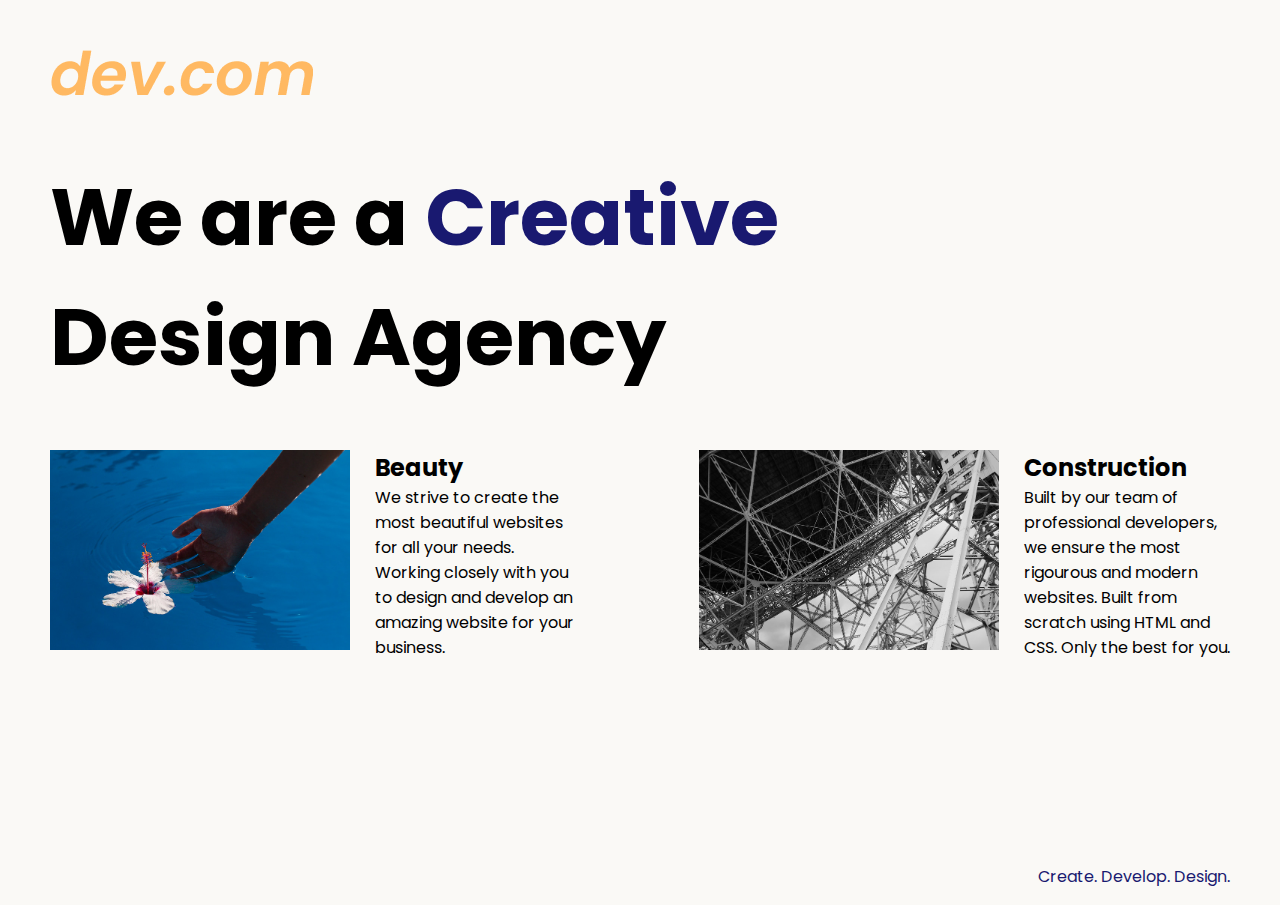
<file: 8.4 Web Design Agency Project/index.html>
<!DOCTYPE html>
<html lang="en">

<head>
  <meta charset="UTF-8">
  <meta name="viewport" content="width=device-width, initial-scale=1.0">
  <title>Agency</title>
  <link rel="stylesheet" href="./style.css">
  <link rel="preconnect" href="https://fonts.googleapis.com">
  <link rel="preconnect" href="https://fonts.gstatic.com" crossorigin>
  <link href="https://fonts.googleapis.com/css2?family=Poppins:wght@400;700&display=swap" rel="stylesheet">
</head>

<body>
  <div class="main">
    <img class="logo" src="./assets/images/logo.png" alt="logo">
    <h1>We are a <span class="creative">Creative</span> <br> Design Agency</h1>
    <div class="left card">
      <img class="tile-image" src="./assets/images/beautiful.jpg" alt="hand and flower in water">
      <h2 class="card-title">Beauty</h2>
      <p class="card-text">We strive to create the most beautiful websites for all your needs. Working closely with you
        to design and develop an amazing website for your business.</p>
    </div>

    <div class="right card">
      <img class="tile-image" src="./assets/images/construction.jpg" alt="metal structure">
      <h2 class="card-title">Construction</h2>
      <p class="card-text">Built by our team of professional developers, we ensure the most rigourous and modern websites. Built from
        scratch using HTML and CSS. Only the best for you.</p>
    </div>

  </div>
  <footer>
    <p>Create. Develop. Design.</p>
  </footer>
</body>

</html>
</file>
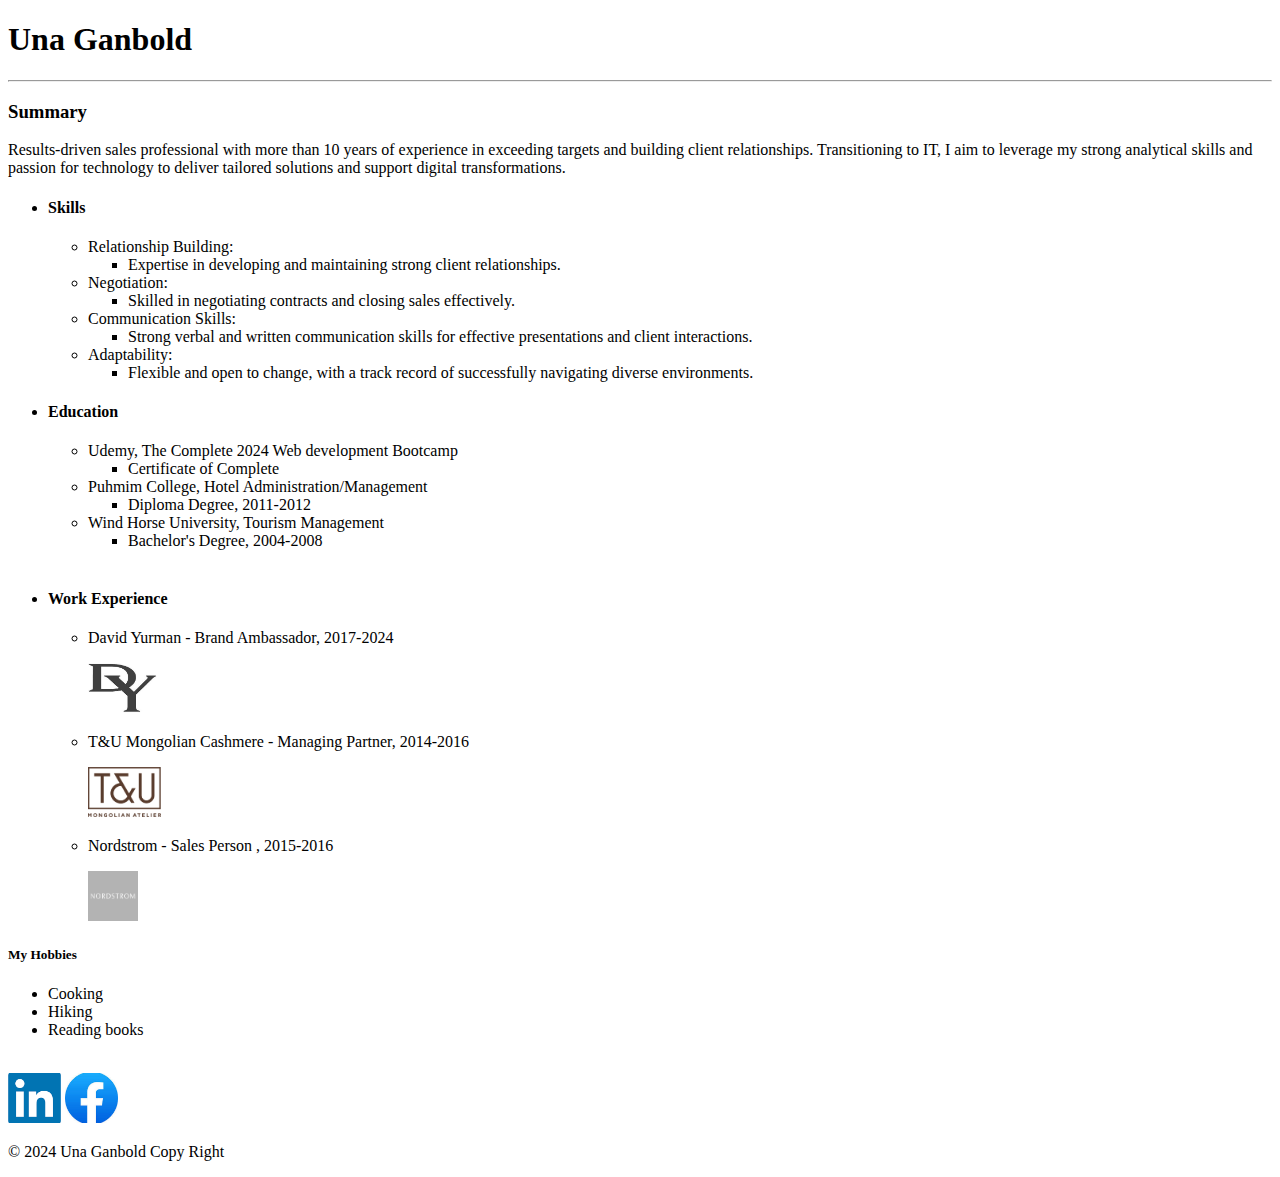
<file: Resume/index.html>
<!DOCTYPE html>
<html lang="en"></html>
<meta charset="UTF-8">
    <head>
        <title>My Resume</title>
    </head>
        <body>
            
        
            <h1>Una Ganbold</h1>
            <hr>
            <h3>Summary</h3>
            <p>Results-driven sales professional with more than 10 years of experience in exceeding targets and building client relationships. Transitioning to IT, I aim to leverage my strong analytical skills and passion for technology to deliver tailored solutions and support digital transformations.</p>
        <ul>
        </ul>
        <ul><li><h4>Skills</h4></li>
    <ul>
        <li>Relationship Building: 
            <ul><li>Expertise in developing and maintaining strong client relationships.</li></ul></li>
        <li>Negotiation: 
            <ul><li>Skilled in negotiating contracts and closing sales effectively.</li></ul></li>
        <li>Communication Skills: 
            <ul><li>Strong verbal and written communication skills for effective presentations and client interactions.</li></ul></li>
        <li>Adaptability: 
            <ul><li>Flexible and open to change, with a track record of successfully navigating diverse environments.</li></ul></li>
    </ul>    
        
            <ul></ul>
            <li><h4>Education</h4></li>

            <ul><li>Udemy, The Complete 2024 Web development Bootcamp</li>
                <ul><li>Certificate of Complete</li></ul></ul>
            <ul><li>Puhmim College, Hotel Administration/Management 
                <ul><li>Diploma Degree,  2011-2012</li></ul></li></ul>
            <ul><li>Wind Horse University, Tourism Management </li>
                <ul><li>Bachelor's Degree,  2004-2008</li></ul></ul>
    
                <br/>

        <li><h4>Work Experience</h4></li></ul>
        <ul>
            <ul><li>
                <p>David Yurman -  Brand Ambassador, 2017-2024 </p>
                <img src="Assets/dy_logo_white.jpeg" height="50" /a>
        
            </li>
        <li><p>T&U Mongolian Cashmere - Managing Partner, 2014-2016</p>
            <img src="Assets/T&U Logo B2 (1).webp" height="50"/a>
    </li>
    <li><p>Nordstrom - Sales Person , 2015-2016 </p>
        <img src="Assets/nordstrom.png" height="50" /a>

    </li>
    </ul></ul>
        


<h5>My Hobbies</h5>
<ul>
    <li>Cooking</li>
    <li>Hiking</li>
    <li>Reading books</li>
</ul>
</ul>        
    </ul>

<br/>
<a href="https://www.linkedin.com/in/una-uranbileg-ganbold-2356244a/"><img src="Assets/linkedin.png" height="50"></a>
<a href="https://www.facebook.com/unaganbold"><img src="Assets/facebook.jpeg" height="50"></a>


<footer>
    <p>© 2024 Una Ganbold Copy Right</p>
  </footer>
 



        </body>
</html>
</file>
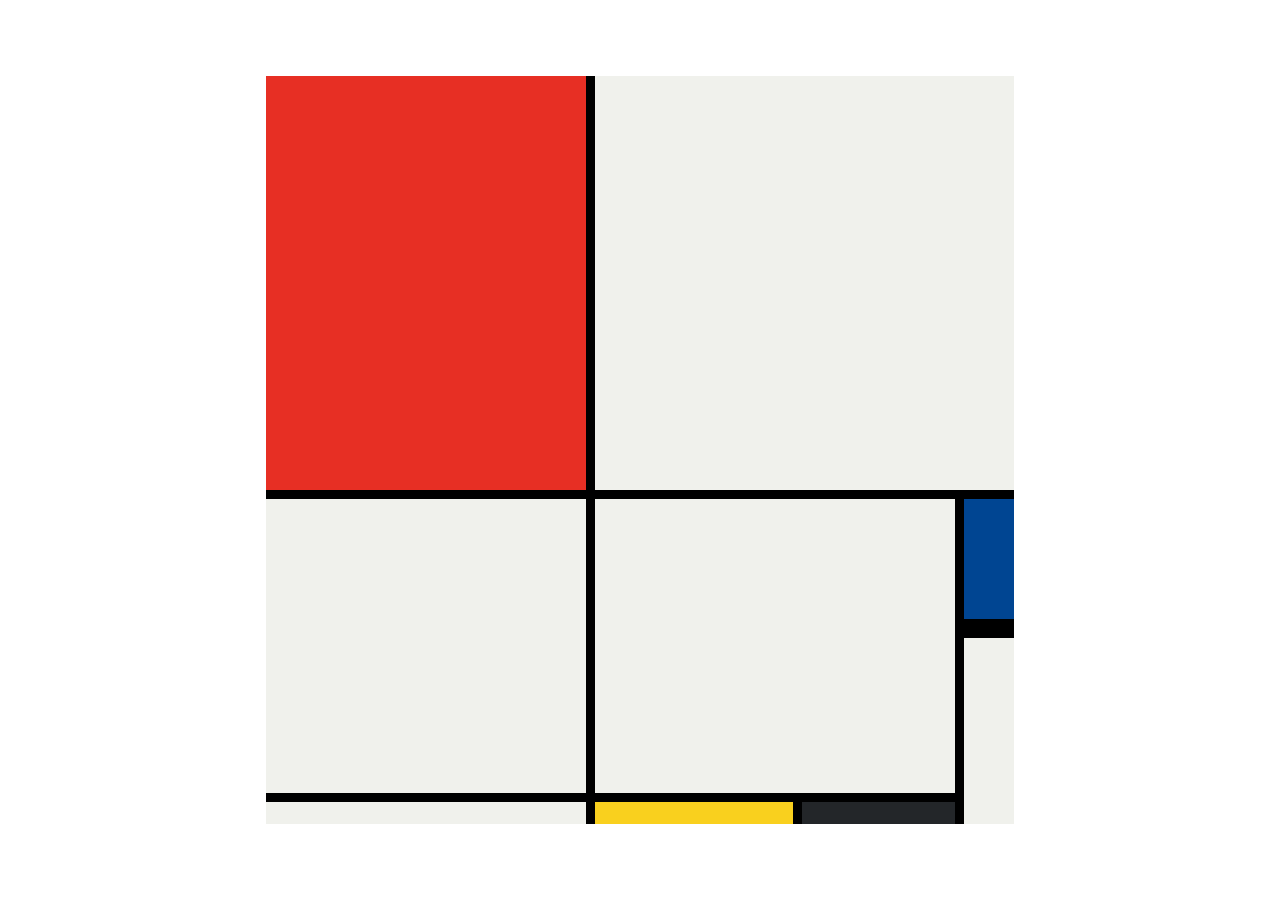
<file: 10.3 Mondrian Project 2/solution.html>
<!DOCTYPE html>
<html lang="en">

<head>
  <meta charset="UTF-8">
  <meta name="viewport" content="width=device-width, initial-scale=1.0">
  <title>Mondrian Project</title>
  <style>
    /* 
    Write your CSS here 
    Line Colour: #000
    White: #F0F1EC
    Red: #E72F24
    Black: #232629
    Blue: #004592
    Yellow: #F9D01E
    */
    body {
      display: flex;
      justify-content: center;
      align-items: center;
      height: 100vh;
      margin: 0;
      padding: 0;
    }

    .container {
      height: 748px;
      width: 748px;
      display: grid;
      background-color: #000;
      grid-template-columns: 320px 198px 153px 50px;
      grid-template-rows: 414px 130px 155px 22px;
      gap: 9px;
    }

    .item {
      background-color: #F0F1EC;
    }

    .red {
      background-color: #E72F24;
    }

    .white1 {
      grid-column: span 3;
    }

    .white2 {
      grid-row: span 2;
    }

    .white3 {
      grid-area: 2 / 2 / 4 /4
    }

    .blue {
      background-color: #004592;
      border-bottom: 10px solid #000;
    }

    .white4 {
      grid-row: span 2;
    }

    .yellow {
      background-color: #F9D01E;
    }

    .black {
      background-color: #232629;
    }
  </style>
</head>

<body>
  <!-- Write your HTML here -->

  <div class="container">
    <div class="item red"></div>
    <div class="item white1"></div>
    <div class="item white2"></div>
    <div class="item white3"></div>

    <div class="item blue"></div>
    <div class="item white4"></div>

    <div class="item"></div>
    <div class="item yellow"></div>
    <div class="item black"></div>
  </div>
</body>

</html>
</file>
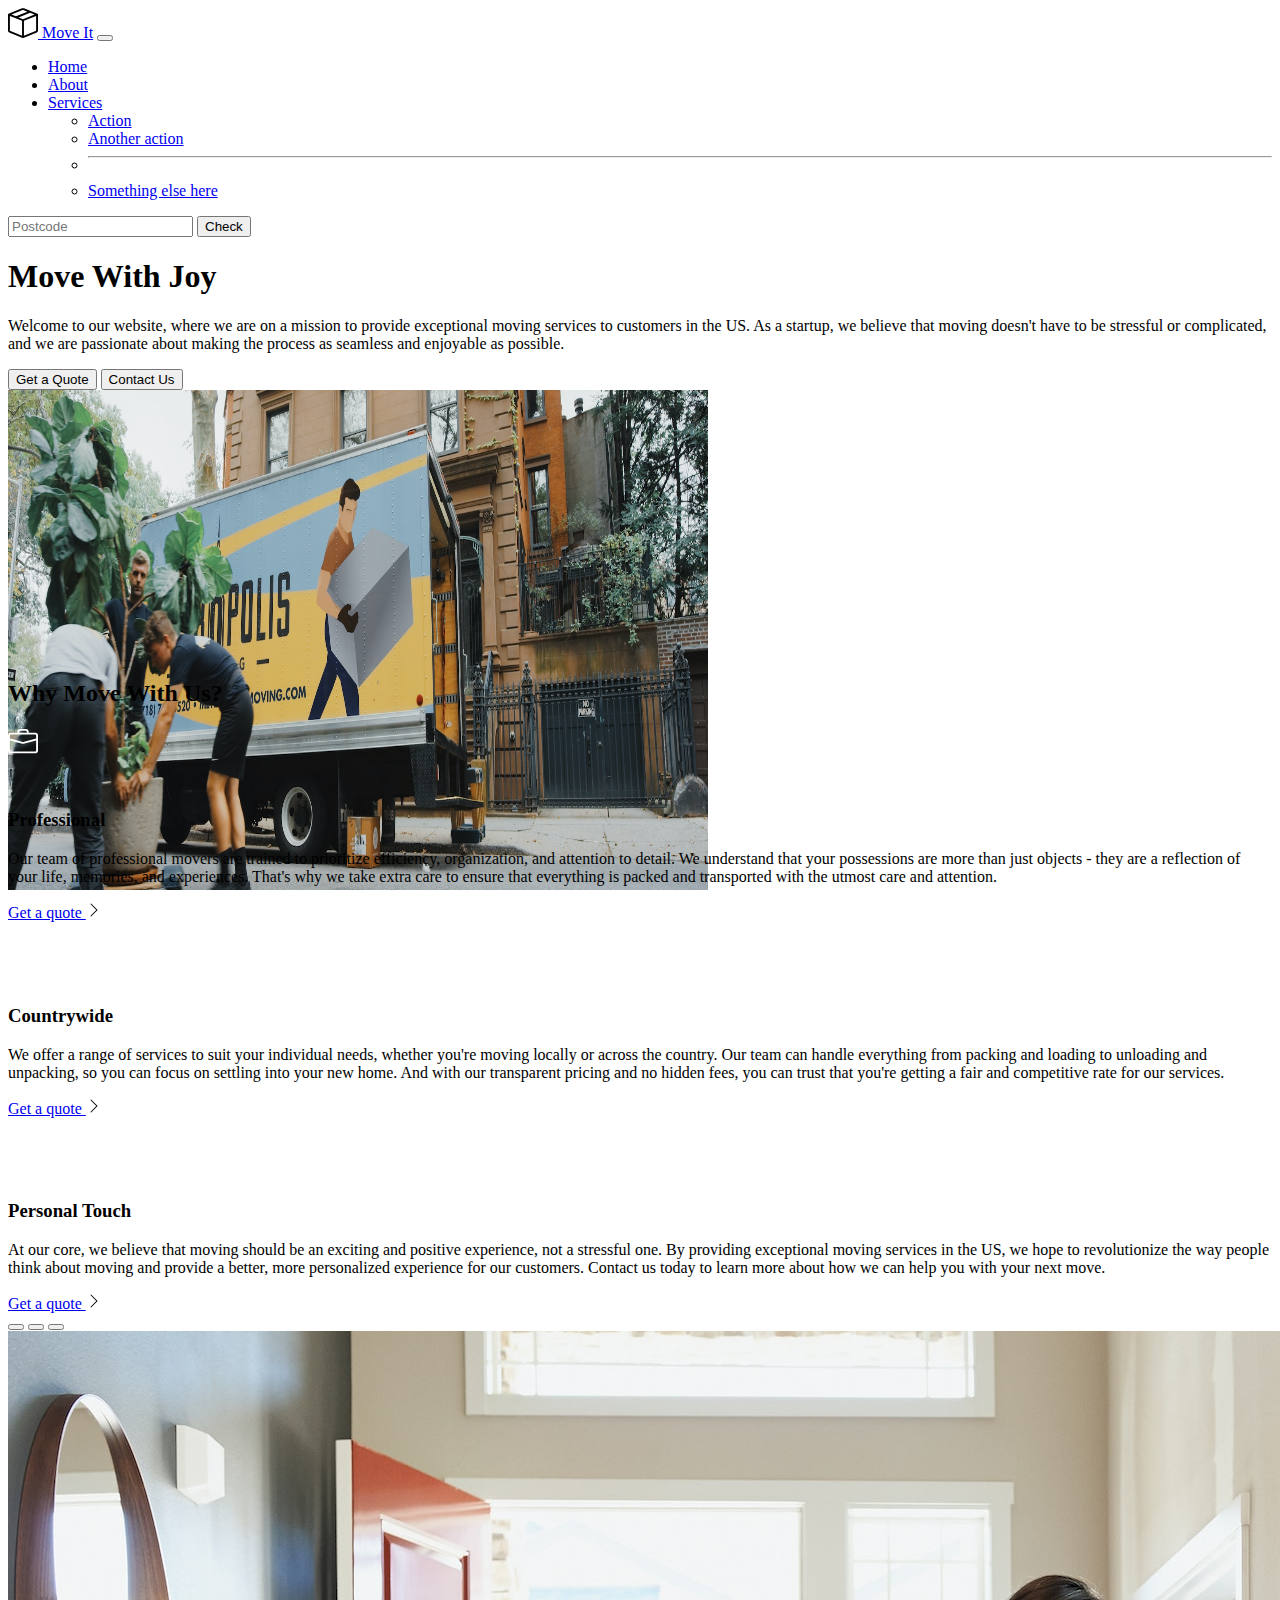
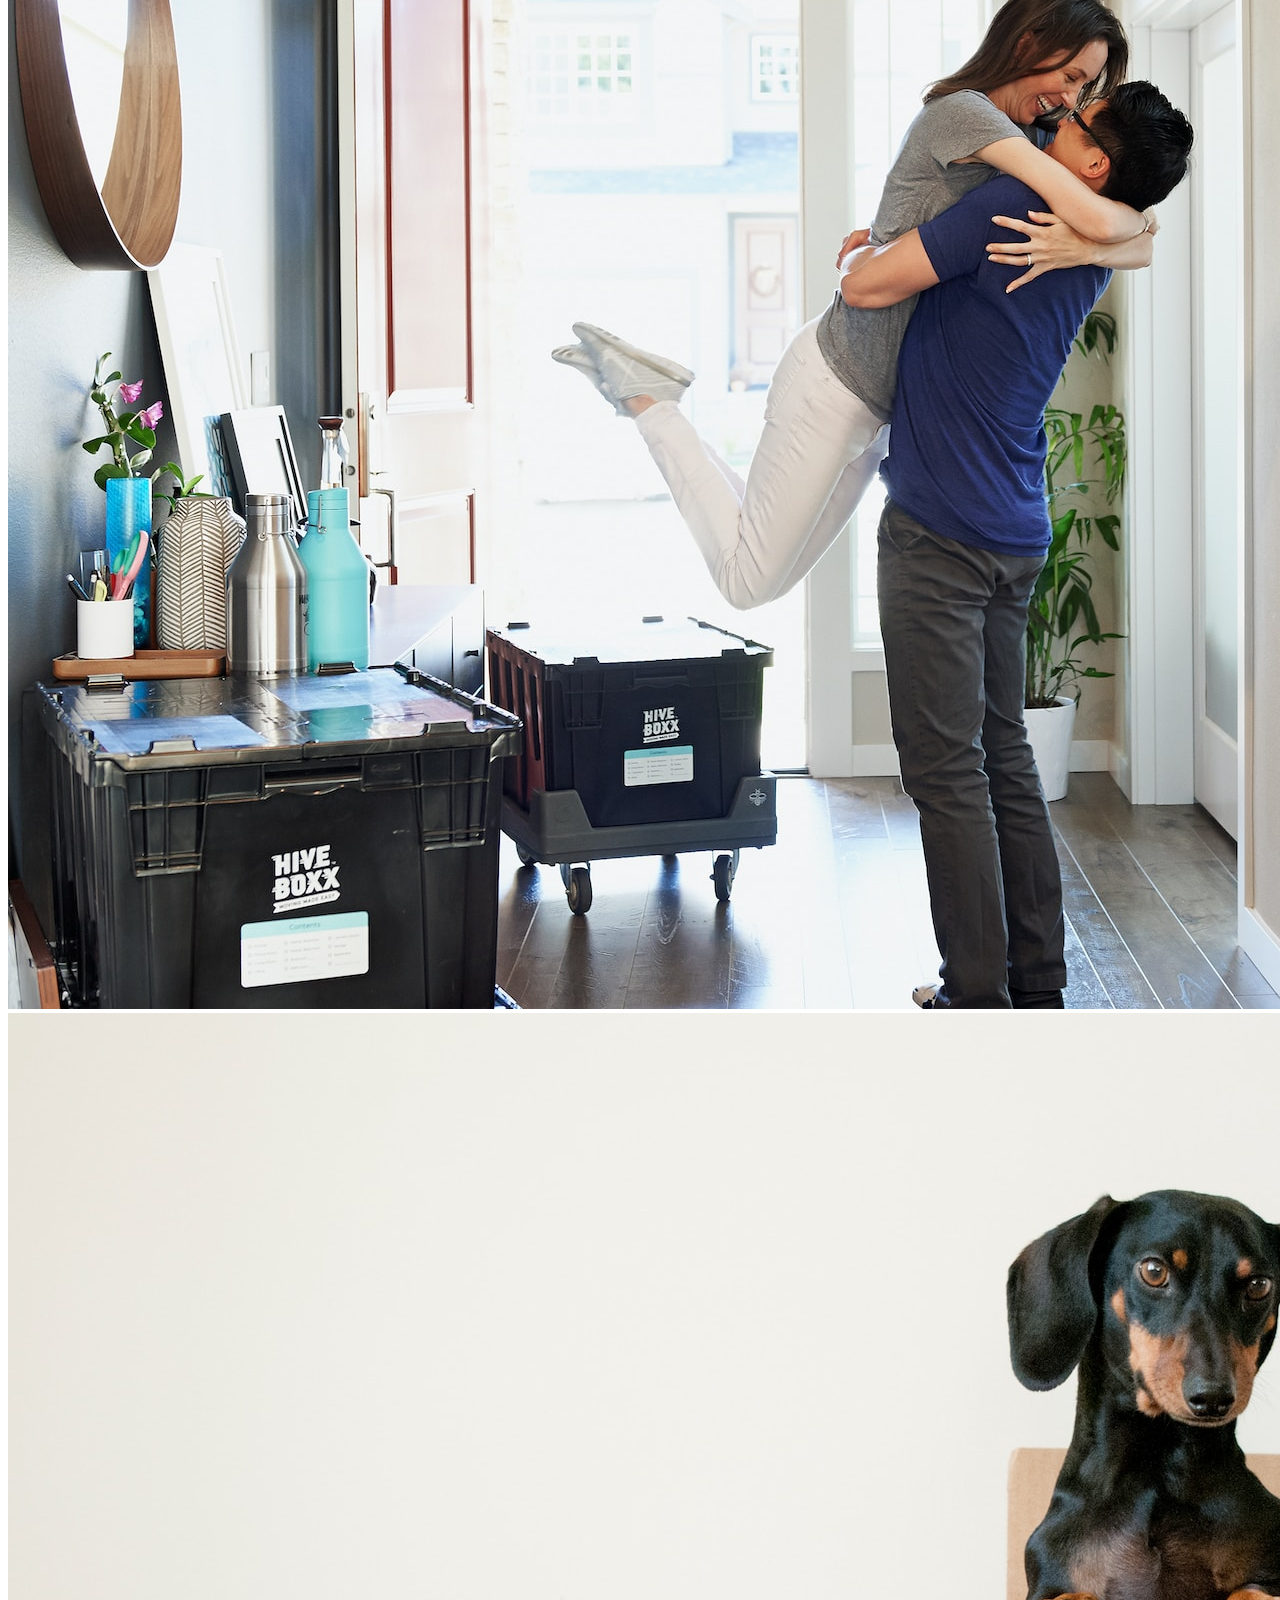
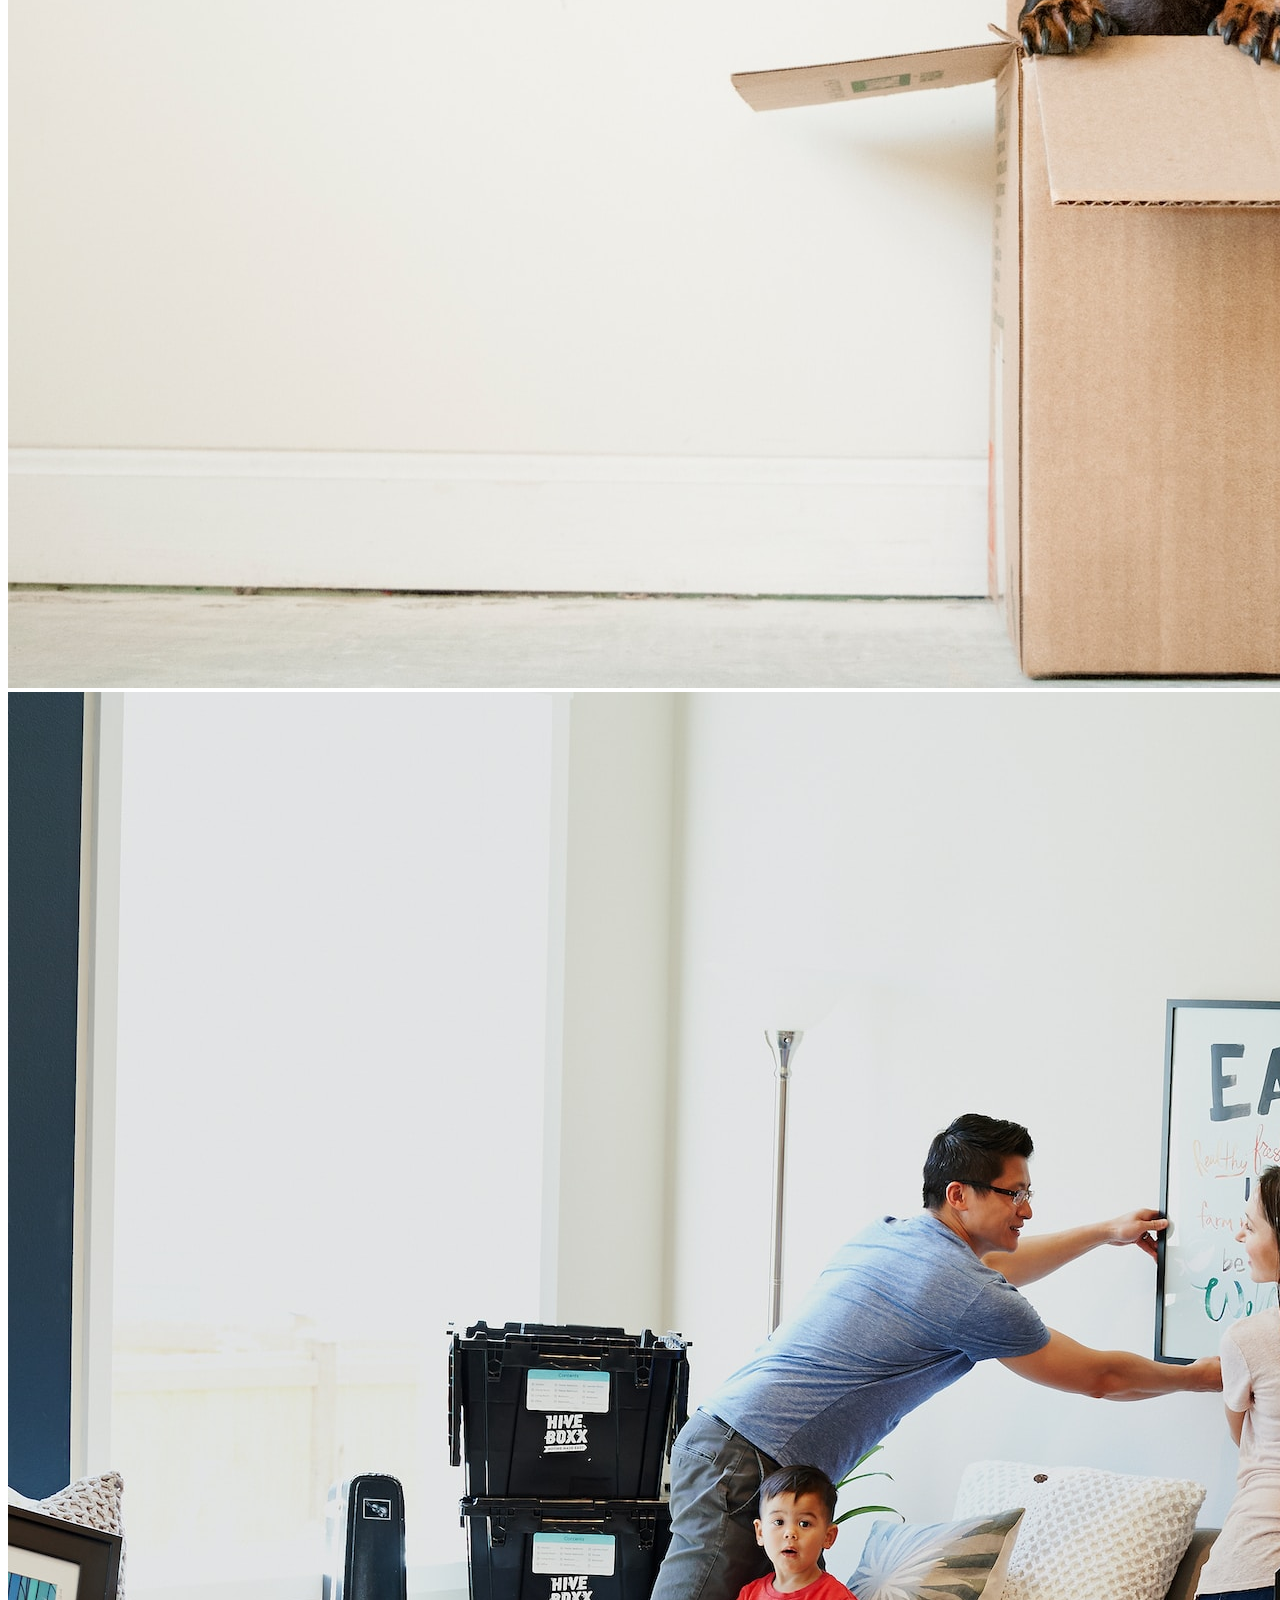
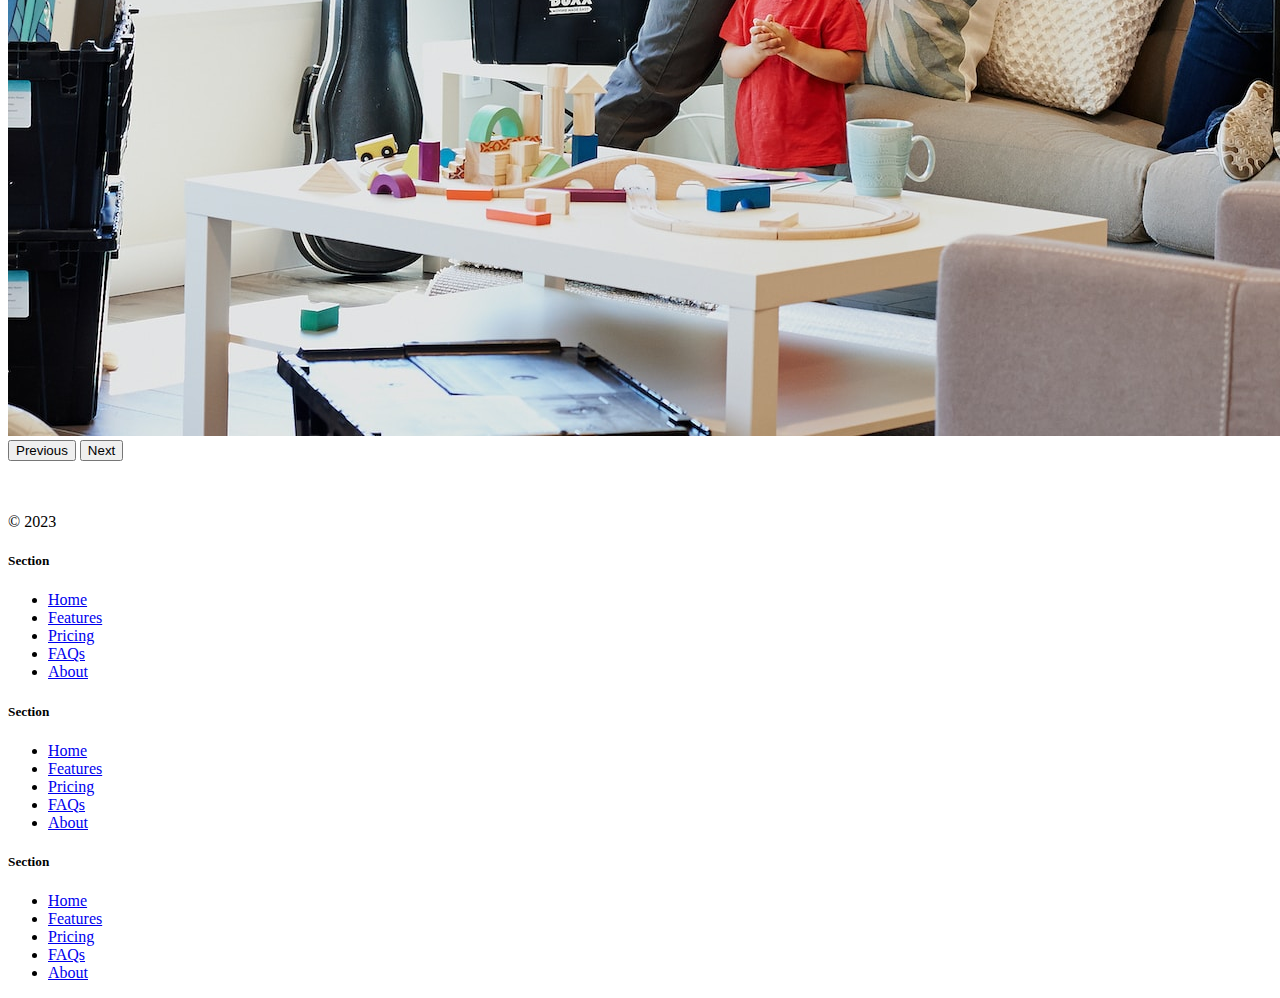
<file: 11.2 Bootstrap Components/solution.html>
<!DOCTYPE html>
<html lang="en">

<head>
  <meta charset="UTF-8">
  <meta name="viewport" content="width=device-width, initial-scale=1.0">
  <title>Bootstrap Components</title>
  <link href="https://cdn.jsdelivr.net/npm/bootstrap@5.3.0-alpha2/dist/css/bootstrap.min.css" rel="stylesheet"
    integrity="sha384-aFq/bzH65dt+w6FI2ooMVUpc+21e0SRygnTpmBvdBgSdnuTN7QbdgL+OapgHtvPp" crossorigin="anonymous">
  <style>
    .feature-icon {
      width: 4rem;
      height: 4rem;
      border-radius: 0.75rem;
    }
  </style>
</head>

<body>

  <nav class="navbar navbar-expand-lg bg-body-tertiary">
    <div class="container-fluid">
      <a class="navbar-brand" href="#"><img src="./box-seam.svg" alt="moveit brand icon" height="30"> Move It</a>
      <button class="navbar-toggler" type="button" data-bs-toggle="collapse" data-bs-target="#navbarSupportedContent"
        aria-controls="navbarSupportedContent" aria-expanded="false" aria-label="Toggle navigation">
        <span class="navbar-toggler-icon"></span>
      </button>
      <div class="collapse navbar-collapse" id="navbarSupportedContent">
        <ul class="navbar-nav me-auto mb-2 mb-lg-0">
          <li class="nav-item">
            <a class="nav-link active" aria-current="page" href="#">Home</a>
          </li>
          <li class="nav-item">
            <a class="nav-link" href="#">About</a>
          </li>
          <li class="nav-item dropdown">
            <a class="nav-link dropdown-toggle" href="#" role="button" data-bs-toggle="dropdown" aria-expanded="false">
              Services
            </a>
            <ul class="dropdown-menu">
              <li><a class="dropdown-item" href="#">Action</a></li>
              <li><a class="dropdown-item" href="#">Another action</a></li>
              <li>
                <hr class="dropdown-divider">
              </li>
              <li><a class="dropdown-item" href="#">Something else here</a></li>
            </ul>
          </li>
        </ul>
        <form class="d-flex" role="search">
          <input class="form-control me-2" type="search" placeholder="Postcode" aria-label="Search">
          <button class="btn btn-outline-success" type="submit">Check</button>
        </form>
      </div>
    </div>
  </nav>


  <div class="px-4 pt-5 my-5 text-center border-bottom">
    <h1 class="display-4 fw-bold text-body-emphasis">Move With Joy</h1>
    <div class="col-lg-6 mx-auto">
      <p class="lead mb-4">Welcome to our website, where we are on a mission to provide exceptional moving services to
        customers in the US. As a
        startup, we believe that moving doesn't have to be stressful or complicated, and we are passionate about making
        the
        process as seamless and enjoyable as possible.
      </p>
      <div class="d-grid gap-2 d-sm-flex justify-content-sm-center mb-5">
        <button type="button" class="btn btn-primary btn-lg px-4 me-sm-3">Get a Quote</button>
        <button type="button" class="btn btn-outline-secondary btn-lg px-4">Contact Us</button>
      </div>
    </div>
    <div class="overflow-hidden" style="max-height: 30vh;">
      <div class="container px-5">
        <img src="./moving-van.jpg" class="img-fluid border rounded-3 shadow-lg mb-4" alt="Example image" width="700"
          height="500" loading="lazy">
      </div>
    </div>
  </div>

  <div class="container px-4 py-5" id="featured-3">
    <h2 class="pb-2 border-bottom">Why Move With Us?</h2>
    <div class="row g-4 py-5 row-cols-1 row-cols-lg-3">
      <div class="feature col">
        <div
          class="feature-icon d-inline-flex align-items-center justify-content-center text-bg-primary bg-gradient fs-2 mb-3">
          <img src="./briefcase.svg" alt="briefcase" height="30">
        </div>
        <h3 class="fs-2">Professional</h3>
        <p>Our team of professional movers are trained to prioritize efficiency, organization, and attention to detail.
          We
          understand that your possessions are more than just objects - they are a reflection of your life, memories,
          and
          experiences. That's why we take extra care to ensure that everything is packed and transported with the utmost
          care and
          attention.</p>
        <a href="#" class="icon-link">
          Get a quote
          <img src="./chevron-right.svg" alt="chevron-right">
        </a>
      </div>
      <div class="feature col">
        <div
          class="feature-icon d-inline-flex align-items-center justify-content-center text-bg-primary bg-gradient fs-2 mb-3">
          <img src="./bus-front.svg" alt="bus-front" height="30">
        </div>
        <h3 class="fs-2">Countrywide</h3>
        <p>We offer a range of services to suit your individual needs, whether you're moving locally or across the
          country. Our
          team can handle everything from packing and loading to unloading and unpacking, so you can focus on settling
          into your
          new home. And with our transparent pricing and no hidden fees, you can trust that you're getting a fair and
          competitive
          rate for our services.</p>
        <a href="#" class="icon-link">
          Get a quote
          <img src="./chevron-right.svg" alt="chevron-right">
        </a>
      </div>
      <div class="feature col">
        <div
          class="feature-icon d-inline-flex align-items-center justify-content-center text-bg-primary bg-gradient fs-2 mb-3">
          <img src="./chat-square-heart.svg" alt="chat-square-heart" height="30">
        </div>
        <h3 class="fs-2">Personal Touch</h3>
        <p>At our core, we believe that moving should be an exciting and positive experience, not a stressful one. By
          providing
          exceptional moving services in the US, we hope to revolutionize the way people think about moving and provide
          a better,
          more personalized experience for our customers. Contact us today to learn more about how we can help you with
          your next
          move.</p>
        <a href="#" class="icon-link">
          Get a quote
          <img src="./chevron-right.svg" alt="chevron-right">
        </a>
      </div>
    </div>
  </div>
  <div class="container">
    <div id="carouselExampleIndicators" class="carousel slide">
      <div class="carousel-indicators">
        <button type="button" data-bs-target="#carouselExampleIndicators" data-bs-slide-to="0" class="active"
          aria-current="true" aria-label="Slide 1"></button>
        <button type="button" data-bs-target="#carouselExampleIndicators" data-bs-slide-to="1"
          aria-label="Slide 2"></button>
        <button type="button" data-bs-target="#carouselExampleIndicators" data-bs-slide-to="2"
          aria-label="Slide 3"></button>
      </div>
      <div class="carousel-inner">
        <div class="carousel-item active">
          <img src="./couple.jpg" class="d-block w-100" alt="couple">
        </div>
        <div class="carousel-item">
          <img src="./dog.jpg" class="d-block w-100" alt="dog">
        </div>
        <div class="carousel-item">
          <img src="./family.jpg" class="d-block w-100" alt="family">
        </div>
      </div>
      <button class="carousel-control-prev" type="button" data-bs-target="#carouselExampleIndicators"
        data-bs-slide="prev">
        <span class="carousel-control-prev-icon" aria-hidden="true"></span>
        <span class="visually-hidden">Previous</span>
      </button>
      <button class="carousel-control-next" type="button" data-bs-target="#carouselExampleIndicators"
        data-bs-slide="next">
        <span class="carousel-control-next-icon" aria-hidden="true"></span>
        <span class="visually-hidden">Next</span>
      </button>
    </div>
  </div>

  <div class="container">
    <footer class="row row-cols-1 row-cols-sm-2 row-cols-md-5 py-5 my-5 border-top">
      <div class="col mb-3">
        <a href="/" class="d-flex align-items-center mb-3 link-body-emphasis text-decoration-none">
          <svg class="bi me-2" width="40" height="32">
            <use xlink:href="#bootstrap"></use>
          </svg>
        </a>
        <p class="text-body-secondary">© 2023</p>
      </div>

      <div class="col mb-3">

      </div>

      <div class="col mb-3">
        <h5>Section</h5>
        <ul class="nav flex-column">
          <li class="nav-item mb-2"><a href="#" class="nav-link p-0 text-body-secondary">Home</a></li>
          <li class="nav-item mb-2"><a href="#" class="nav-link p-0 text-body-secondary">Features</a></li>
          <li class="nav-item mb-2"><a href="#" class="nav-link p-0 text-body-secondary">Pricing</a></li>
          <li class="nav-item mb-2"><a href="#" class="nav-link p-0 text-body-secondary">FAQs</a></li>
          <li class="nav-item mb-2"><a href="#" class="nav-link p-0 text-body-secondary">About</a></li>
        </ul>
      </div>

      <div class="col mb-3">
        <h5>Section</h5>
        <ul class="nav flex-column">
          <li class="nav-item mb-2"><a href="#" class="nav-link p-0 text-body-secondary">Home</a></li>
          <li class="nav-item mb-2"><a href="#" class="nav-link p-0 text-body-secondary">Features</a></li>
          <li class="nav-item mb-2"><a href="#" class="nav-link p-0 text-body-secondary">Pricing</a></li>
          <li class="nav-item mb-2"><a href="#" class="nav-link p-0 text-body-secondary">FAQs</a></li>
          <li class="nav-item mb-2"><a href="#" class="nav-link p-0 text-body-secondary">About</a></li>
        </ul>
      </div>

      <div class="col mb-3">
        <h5>Section</h5>
        <ul class="nav flex-column">
          <li class="nav-item mb-2"><a href="#" class="nav-link p-0 text-body-secondary">Home</a></li>
          <li class="nav-item mb-2"><a href="#" class="nav-link p-0 text-body-secondary">Features</a></li>
          <li class="nav-item mb-2"><a href="#" class="nav-link p-0 text-body-secondary">Pricing</a></li>
          <li class="nav-item mb-2"><a href="#" class="nav-link p-0 text-body-secondary">FAQs</a></li>
          <li class="nav-item mb-2"><a href="#" class="nav-link p-0 text-body-secondary">About</a></li>
        </ul>
      </div>
    </footer>
  </div>
  <script src="https://cdn.jsdelivr.net/npm/bootstrap@5.3.0-alpha3/dist/js/bootstrap.bundle.min.js"
    integrity="sha384-ENjdO4Dr2bkBIFxQpeoTz1HIcje39Wm4jDKdf19U8gI4ddQ3GYNS7NTKfAdVQSZe"
    crossorigin="anonymous"></script>
</body>

</html>
</file>
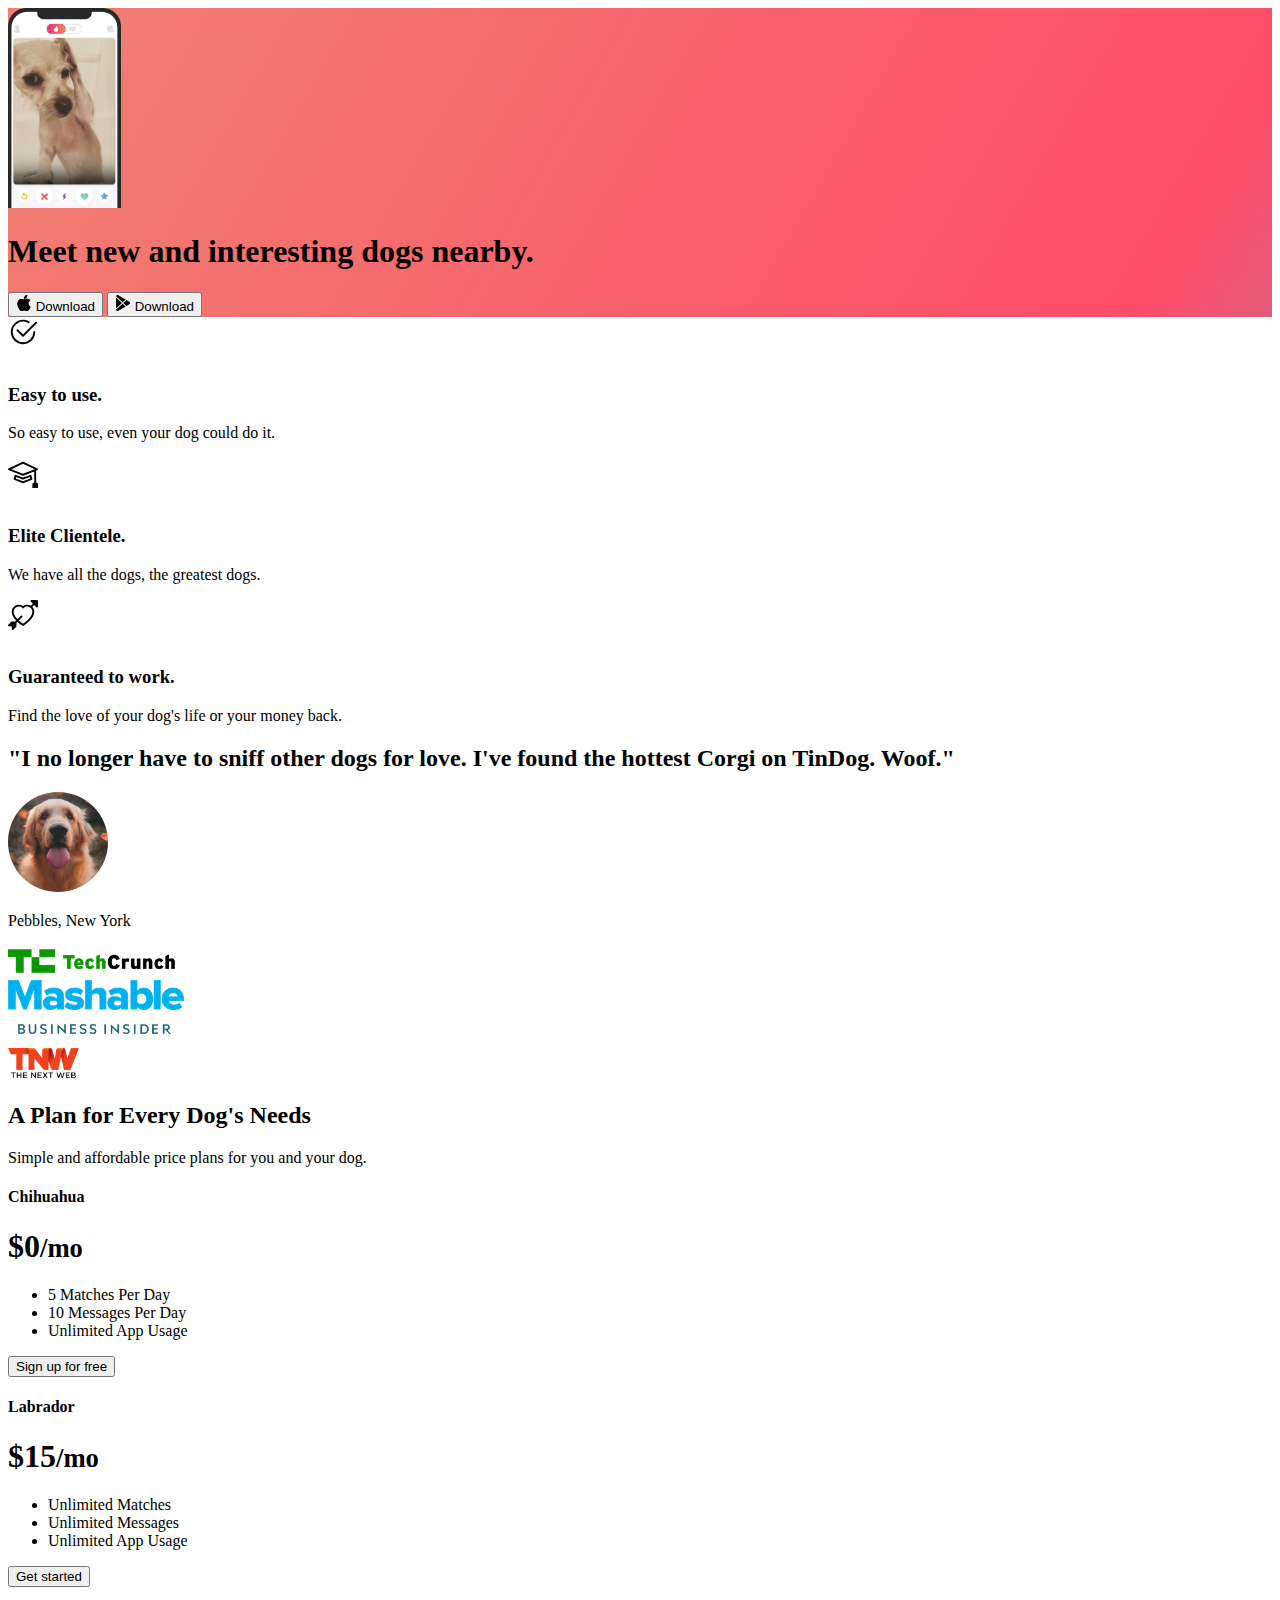
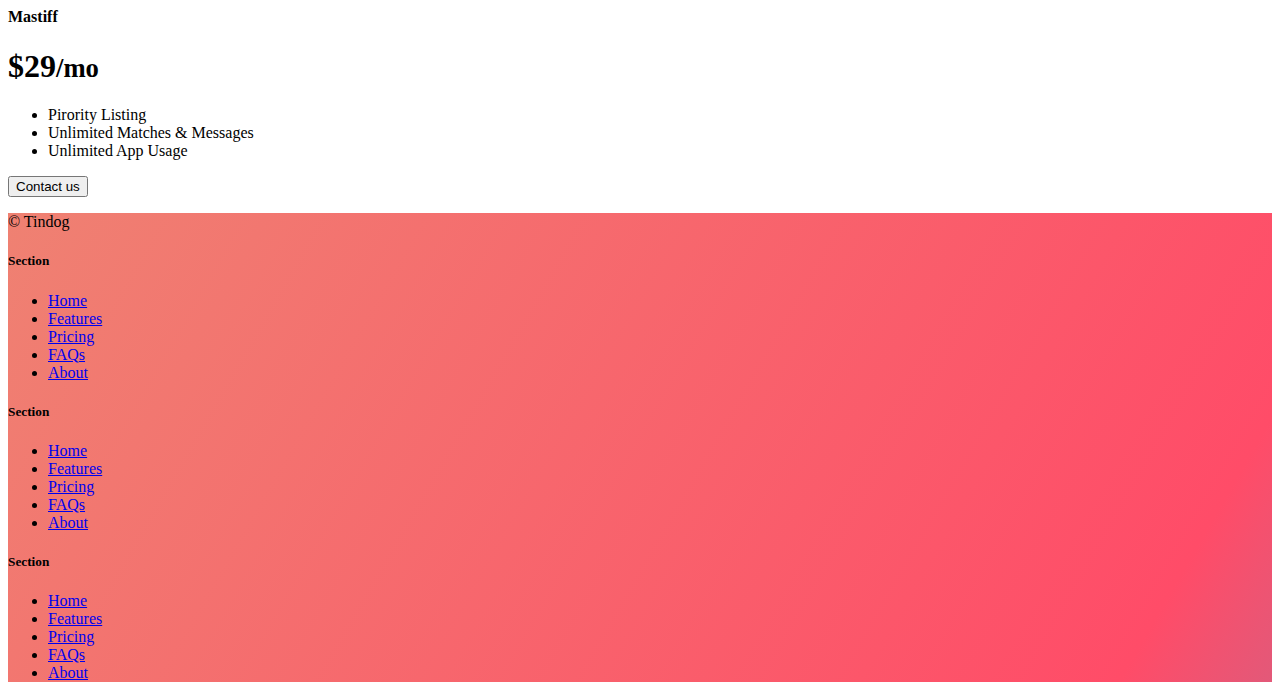
<file: 11.3 TinDog Project/solution.html>
<!DOCTYPE html>
<html lang="en">

<head>
  <meta charset="UTF-8">
  <meta name="viewport" content="width=device-width, initial-scale=1.0">
  <title>TinDog</title>
  <link href="https://cdn.jsdelivr.net/npm/bootstrap@5.3.0-alpha3/dist/css/bootstrap.min.css" rel="stylesheet"
    integrity="sha384-KK94CHFLLe+nY2dmCWGMq91rCGa5gtU4mk92HdvYe+M/SXH301p5ILy+dN9+nJOZ" crossorigin="anonymous">
  <link rel="stylesheet" href="./css/solution.css">
</head>

<body>


  <!-- Title -->
  <section id="title" class="gradient-background">

    <div class="container col-xxl-8 px-4 pt-5">
      <div class="row flex-lg-row-reverse align-items-center g-5 pt-5">
        <div class="col-10 col-sm-8 col-lg-6">
          <img src="./images/iphone.png" class="d-block mx-lg-auto img-fluid" alt="Bootstrap Themes" height="200"
            loading="lazy">
        </div>
        <div class="col-lg-6">
          <h1 class="display-5 fw-bold text-body-emphasis lh-1 mb-3">Meet new and interesting dogs nearby.</h1>

          <div class="d-grid gap-2 d-md-flex justify-content-md-start">
            <button type="button" class="btn btn-light btn-lg px-4 me-md-2"><svg xmlns="http://www.w3.org/2000/svg"
                width="16" height="16" fill="currentColor" class="bi bi-apple mb-1" viewBox="0 0 16 16">
                <path
                  d="M11.182.008C11.148-.03 9.923.023 8.857 1.18c-1.066 1.156-.902 2.482-.878 2.516.024.034 1.52.087 2.475-1.258.955-1.345.762-2.391.728-2.43Zm3.314 11.733c-.048-.096-2.325-1.234-2.113-3.422.212-2.189 1.675-2.789 1.698-2.854.023-.065-.597-.79-1.254-1.157a3.692 3.692 0 0 0-1.563-.434c-.108-.003-.483-.095-1.254.116-.508.139-1.653.589-1.968.607-.316.018-1.256-.522-2.267-.665-.647-.125-1.333.131-1.824.328-.49.196-1.422.754-2.074 2.237-.652 1.482-.311 3.83-.067 4.56.244.729.625 1.924 1.273 2.796.576.984 1.34 1.667 1.659 1.899.319.232 1.219.386 1.843.067.502-.308 1.408-.485 1.766-.472.357.013 1.061.154 1.782.539.571.197 1.111.115 1.652-.105.541-.221 1.324-1.059 2.238-2.758.347-.79.505-1.217.473-1.282Z" />
                <path
                  d="M11.182.008C11.148-.03 9.923.023 8.857 1.18c-1.066 1.156-.902 2.482-.878 2.516.024.034 1.52.087 2.475-1.258.955-1.345.762-2.391.728-2.43Zm3.314 11.733c-.048-.096-2.325-1.234-2.113-3.422.212-2.189 1.675-2.789 1.698-2.854.023-.065-.597-.79-1.254-1.157a3.692 3.692 0 0 0-1.563-.434c-.108-.003-.483-.095-1.254.116-.508.139-1.653.589-1.968.607-.316.018-1.256-.522-2.267-.665-.647-.125-1.333.131-1.824.328-.49.196-1.422.754-2.074 2.237-.652 1.482-.311 3.83-.067 4.56.244.729.625 1.924 1.273 2.796.576.984 1.34 1.667 1.659 1.899.319.232 1.219.386 1.843.067.502-.308 1.408-.485 1.766-.472.357.013 1.061.154 1.782.539.571.197 1.111.115 1.652-.105.541-.221 1.324-1.059 2.238-2.758.347-.79.505-1.217.473-1.282Z" />
              </svg> Download</button>
            <button type="button" class="btn btn-outline-light btn-lg px-4"><svg xmlns="http://www.w3.org/2000/svg"
                width="16" height="16" fill="currentColor" class="bi bi-google-play mb-1" viewBox="0 0 16 16">
                <path
                  d="M14.222 9.374c1.037-.61 1.037-2.137 0-2.748L11.528 5.04 8.32 8l3.207 2.96 2.694-1.586Zm-3.595 2.116L7.583 8.68 1.03 14.73c.201 1.029 1.36 1.61 2.303 1.055l7.294-4.295ZM1 13.396V2.603L6.846 8 1 13.396ZM1.03 1.27l6.553 6.05 3.044-2.81L3.333.215C2.39-.341 1.231.24 1.03 1.27Z" />
              </svg> Download</button>
          </div>
        </div>
      </div>
    </div>
  </section>
  <!-- Features -->
  <section id="features">
    <div class="container mt-5">
      <div class="row g-4 py-5 row-cols-1 row-cols-lg-3">
        <div class="col d-flex align-items-start">
          <div
            class="icon-square text-body-emphasis bg-body-secondary d-inline-flex align-items-center justify-content-center fs-4 flex-shrink-0 me-3">
            <svg xmlns="http://www.w3.org/2000/svg" height="30" fill="currentColor" class="bi bi-check2-circle"
              viewBox="0 0 16 16">
              <path
                d="M2.5 8a5.5 5.5 0 0 1 8.25-4.764.5.5 0 0 0 .5-.866A6.5 6.5 0 1 0 14.5 8a.5.5 0 0 0-1 0 5.5 5.5 0 1 1-11 0z" />
              <path
                d="M15.354 3.354a.5.5 0 0 0-.708-.708L8 9.293 5.354 6.646a.5.5 0 1 0-.708.708l3 3a.5.5 0 0 0 .708 0l7-7z" />
            </svg>
          </div>
          <div>
            <h3 class="fs-2">Easy to use.</h3>
            <p>So easy to use, even your dog could do it.</p>

          </div>
        </div>
        <div class="col d-flex align-items-start">
          <div
            class="icon-square text-body-emphasis bg-body-secondary d-inline-flex align-items-center justify-content-center fs-4 flex-shrink-0 me-3">
            <svg xmlns="http://www.w3.org/2000/svg" height="30" fill="currentColor" class="bi bi-mortarboard"
              viewBox="0 0 16 16">
              <path
                d="M8.211 2.047a.5.5 0 0 0-.422 0l-7.5 3.5a.5.5 0 0 0 .025.917l7.5 3a.5.5 0 0 0 .372 0L14 7.14V13a1 1 0 0 0-1 1v2h3v-2a1 1 0 0 0-1-1V6.739l.686-.275a.5.5 0 0 0 .025-.917l-7.5-3.5ZM8 8.46 1.758 5.965 8 3.052l6.242 2.913L8 8.46Z" />
              <path
                d="M4.176 9.032a.5.5 0 0 0-.656.327l-.5 1.7a.5.5 0 0 0 .294.605l4.5 1.8a.5.5 0 0 0 .372 0l4.5-1.8a.5.5 0 0 0 .294-.605l-.5-1.7a.5.5 0 0 0-.656-.327L8 10.466 4.176 9.032Zm-.068 1.873.22-.748 3.496 1.311a.5.5 0 0 0 .352 0l3.496-1.311.22.748L8 12.46l-3.892-1.556Z" />
            </svg>
          </div>
          <div>
            <h3 class="fs-2">Elite Clientele.</h3>
            <p>We have all the dogs, the greatest dogs.</p>

          </div>
        </div>
        <div class="col d-flex align-items-start">
          <div
            class="icon-square text-body-emphasis bg-body-secondary d-inline-flex align-items-center justify-content-center fs-4 flex-shrink-0 me-3">
            <svg xmlns="http://www.w3.org/2000/svg" height="30" fill="currentColor" class="bi bi-arrow-through-heart"
              viewBox="0 0 16 16">
              <path fill-rule="evenodd"
                d="M2.854 15.854A.5.5 0 0 1 2 15.5V14H.5a.5.5 0 0 1-.354-.854l1.5-1.5A.5.5 0 0 1 2 11.5h1.793l.53-.53c-.771-.802-1.328-1.58-1.704-2.32-.798-1.575-.775-2.996-.213-4.092C3.426 2.565 6.18 1.809 8 3.233c1.25-.98 2.944-.928 4.212-.152L13.292 2 12.147.854A.5.5 0 0 1 12.5 0h3a.5.5 0 0 1 .5.5v3a.5.5 0 0 1-.854.354L14 2.707l-1.006 1.006c.236.248.44.531.6.845.562 1.096.585 2.517-.213 4.092-.793 1.563-2.395 3.288-5.105 5.08L8 13.912l-.276-.182a21.86 21.86 0 0 1-2.685-2.062l-.539.54V14a.5.5 0 0 1-.146.354l-1.5 1.5Zm2.893-4.894A20.419 20.419 0 0 0 8 12.71c2.456-1.666 3.827-3.207 4.489-4.512.679-1.34.607-2.42.215-3.185-.817-1.595-3.087-2.054-4.346-.761L8 4.62l-.358-.368c-1.259-1.293-3.53-.834-4.346.761-.392.766-.464 1.845.215 3.185.323.636.815 1.33 1.519 2.065l1.866-1.867a.5.5 0 1 1 .708.708L5.747 10.96Z" />
            </svg>
          </div>
          <div>
            <h3 class="fs-2">Guaranteed to work.</h3>
            <p>Find the love of your dog's life or your money back.</p>

          </div>
        </div>
      </div>
    </div>
  </section>
  <!-- Testimonial -->
  <section id="testimonial">
    <div class="my-5">
      <div class="p-5 text-center bg-body-tertiary">
        <div class="container py-5">
          <h2 class="text-body-emphasis">"I no longer have to sniff other dogs for love. I've found the hottest Corgi on
            TinDog. Woof."</h2>
          <img class="profile-img mt-5" src="./images/dog-img.jpg" alt="dog image">
          <p class="col-lg-8 mx-auto lead mt-2">
            Pebbles, New York
          </p>
        </div>

        <div class="container">
          <div class="row">
            <div class="col-lg-3 col-sm-12">
              <img src="./images/techcrunch.png" alt="techcrunch" height="30">
            </div>
            <div class="col-lg-3 col-sm-12">
              <img src="./images/mashable.png" alt="mashable" height="30">
            </div>
            <div class="col-lg-3 col-sm-12">
              <img src="./images/bizinsider.png" alt="bizinsider" height="30">
            </div>
            <div class="col-lg-3 col-sm-12">
              <img src="./images/tnw.png" alt="tnw" height="30">
            </div>
          </div>
        </div>
      </div>
    </div>
  </section>
  <!-- Pricing -->
  <section id="pricing">
    <div class="container">
      <div class="pricing-header p-3 pb-md-4 mx-auto text-center">
        <h2 class="display-4 fw-normal">A Plan for Every Dog's Needs</h2>
        <p class="fs-5 text-body-secondary">Simple and affordable price plans for you and your dog.
      </div>
      <div class="row row-cols-1 row-cols-md-3 mb-3 text-center">
        <div class="col">
          <div class="card mb-4 rounded-3 shadow-sm">
            <div class="card-header py-3">
              <h4 class="my-0 fw-normal">Chihuahua</h4>
            </div>
            <div class="card-body">
              <h1 class="card-title pricing-card-title">$0<small class="text-body-secondary fw-light">/mo</small></h1>
              <ul class="list-unstyled mt-3 mb-4">
                <li>5 Matches Per Day</li>
                <li>10 Messages Per Day</li>
                <li>Unlimited App Usage</li>
              </ul>
              <button type="button" class="w-100 btn btn-lg btn-outline-dark">Sign up for free</button>
            </div>
          </div>
        </div>
        <div class="col">
          <div class="card mb-4 rounded-3 shadow-sm">
            <div class="card-header py-3">
              <h4 class="my-0 fw-normal">Labrador</h4>
            </div>
            <div class="card-body">
              <h1 class="card-title pricing-card-title">$15<small class="text-body-secondary fw-light">/mo</small></h1>
              <ul class="list-unstyled mt-3 mb-4">
                <li>Unlimited Matches</li>
                <li>Unlimited Messages</li>
                <li>Unlimited App Usage</li>
              </ul>
              <button type="button" class="w-100 btn btn-lg btn-dark">Get started</button>
            </div>
          </div>
        </div>
        <div class="col">
          <div class="card mb-4 rounded-3 shadow-sm border-dark">
            <div class="card-header py-3 text-bg-dark border-dark">
              <h4 class="my-0 fw-normal">Mastiff</h4>
            </div>
            <div class="card-body">
              <h1 class="card-title pricing-card-title">$29<small class="text-body-secondary fw-light">/mo</small></h1>
              <ul class="list-unstyled mt-3 mb-4">
                <li>Pirority Listing</li>
                <li>Unlimited Matches & Messages</li>
                <li>Unlimited App Usage</li>
              </ul>
              <button type="button" class="w-100 btn btn-lg btn-dark">Contact us</button>
            </div>
          </div>
        </div>
      </div>
    </div>
  </section>
  <!-- Footer -->
  <section id="contact" class="gradient-background">
    <div class="container ">
      <footer class="row row-cols-1 row-cols-sm-2 row-cols-md-5 py-5 mt-5 border-top">
        <div class="col mb-3">

          <p class="text-body-secondary">© Tindog</p>
        </div>

        <div class="col mb-3">

        </div>

        <div class="col mb-3">
          <h5>Section</h5>
          <ul class="nav flex-column">
            <li class="nav-item mb-2"><a href="#" class="nav-link p-0 text-body-secondary">Home</a></li>
            <li class="nav-item mb-2"><a href="#" class="nav-link p-0 text-body-secondary">Features</a></li>
            <li class="nav-item mb-2"><a href="#" class="nav-link p-0 text-body-secondary">Pricing</a></li>
            <li class="nav-item mb-2"><a href="#" class="nav-link p-0 text-body-secondary">FAQs</a></li>
            <li class="nav-item mb-2"><a href="#" class="nav-link p-0 text-body-secondary">About</a></li>
          </ul>
        </div>

        <div class="col mb-3">
          <h5>Section</h5>
          <ul class="nav flex-column">
            <li class="nav-item mb-2"><a href="#" class="nav-link p-0 text-body-secondary">Home</a></li>
            <li class="nav-item mb-2"><a href="#" class="nav-link p-0 text-body-secondary">Features</a></li>
            <li class="nav-item mb-2"><a href="#" class="nav-link p-0 text-body-secondary">Pricing</a></li>
            <li class="nav-item mb-2"><a href="#" class="nav-link p-0 text-body-secondary">FAQs</a></li>
            <li class="nav-item mb-2"><a href="#" class="nav-link p-0 text-body-secondary">About</a></li>
          </ul>
        </div>

        <div class="col mb-3">
          <h5>Section</h5>
          <ul class="nav flex-column">
            <li class="nav-item mb-2"><a href="#" class="nav-link p-0 text-body-secondary">Home</a></li>
            <li class="nav-item mb-2"><a href="#" class="nav-link p-0 text-body-secondary">Features</a></li>
            <li class="nav-item mb-2"><a href="#" class="nav-link p-0 text-body-secondary">Pricing</a></li>
            <li class="nav-item mb-2"><a href="#" class="nav-link p-0 text-body-secondary">FAQs</a></li>
            <li class="nav-item mb-2"><a href="#" class="nav-link p-0 text-body-secondary">About</a></li>
          </ul>
        </div>
      </footer>
    </div>
  </section>
</body>

</html>
</file>
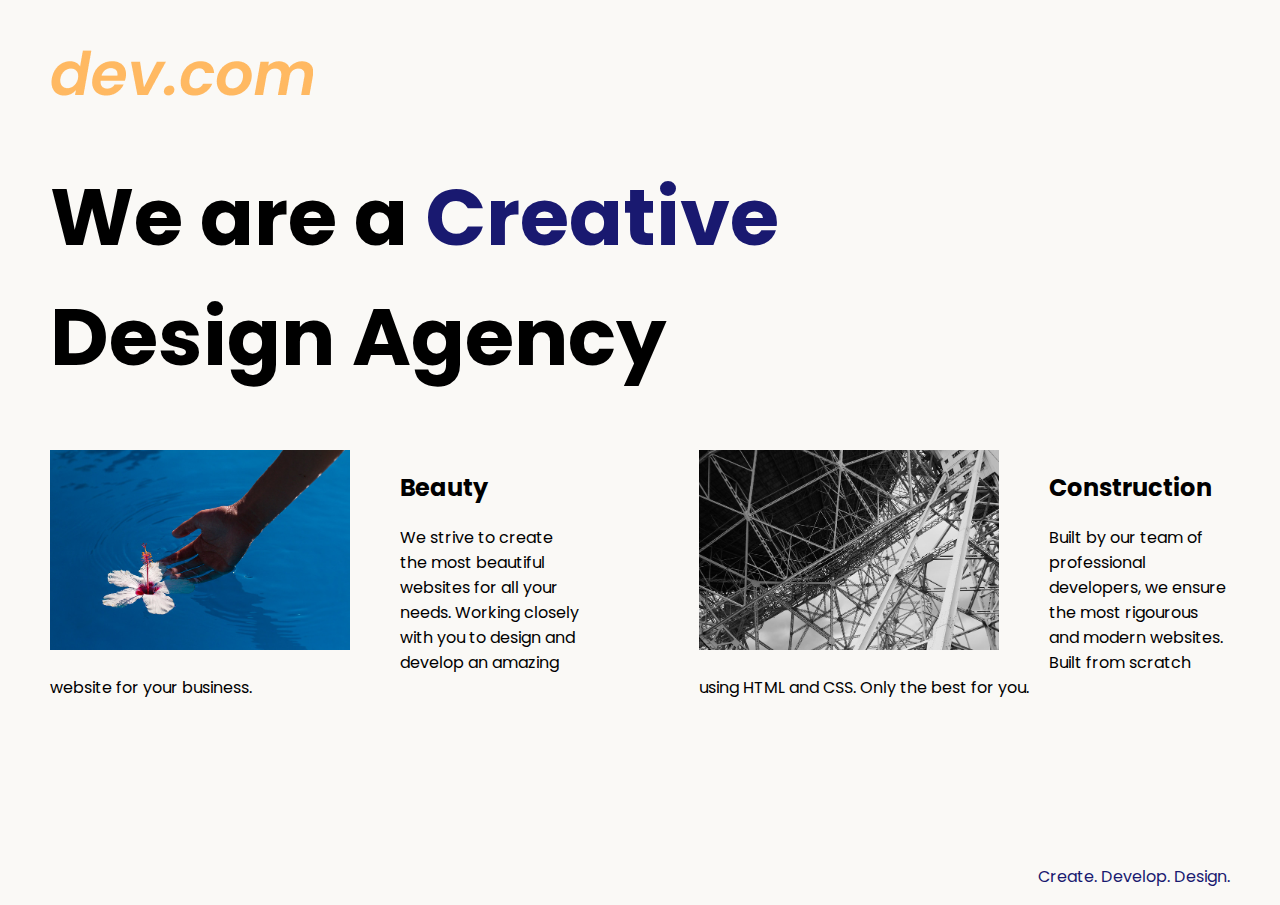
<file: 8.4 Web Design Agency Project/solution.html>
<!DOCTYPE html>
<html lang="en">

<head>
  <meta charset="UTF-8">
  <meta name="viewport" content="width=device-width, initial-scale=1.0">
  <title>Agency</title>
  <link rel="stylesheet" href="./solution.css">
  <link rel="preconnect" href="https://fonts.googleapis.com">
  <link rel="preconnect" href="https://fonts.gstatic.com" crossorigin>
  <link href="https://fonts.googleapis.com/css2?family=Poppins:wght@400;700&display=swap" rel="stylesheet">
</head>

<body>
  <div class="main">
    <img class="logo" src="./assets/images/logo.png" alt="logo">
    <h1>We are a <span class="creative">Creative</span> <br />Design Agency</h1>
    <div class="left card"><img class="tile-image" src="./assets/images/beautiful.jpg" alt="hand and flower in water">
      <h2 class="card-title">Beauty</h2>
      <p class="card-text">We strive to create the most beautiful websites for all your needs. Working closely with you
        to
        design and
        develop an amazing website for your business.</p>
    </div>

    <div class="right card"><img class="tile-image" src="./assets/images/construction.jpg" alt="metal structure">
      <h2 class="card-title">Construction</h2>
      <p>Built by our team of professional developers, we ensure the most rigourous and modern websites. Built from
        scratch using HTML and CSS. Only the best for you.</p>
    </div>

  </div>
  <footer>
    <p>Create. Develop. Design.</p>
  </footer>
</body>

</html>
</file>
<file: style.css>
.background{
    background-color: #f3f2f9;
}
.background-2{
background-color: #74ebd57e;
background-image: linear-gradient(90deg, #f3f2f9 0%, #3a457593 100%);
}

.display-5, h3, .navbar-brand{
    font-family: "Racing Sans One", sans-serif;
    font-weight: 400;
    font-style: normal;
    color: #343d49fe;
  }

  .lead{
    font-family: "Racing Sans One", sans-serif;
    font-weight: 50px;
    font-style: normal;

  }
  
.btn-grad {background-image: linear-gradient(to right, #a9bbd2e3 100%, #f3f2f9  51%, #77a0d373  100%)}
.btn-grad {
   width: 200px;
   margin: 10px;
   padding: 15px;
   text-align: center;
   text-transform: uppercase;
   transition: 0.5s;
   background-size: 200% auto;
   color: white;            
   box-shadow: 0 0 20px #eee;
   border-radius: 30%;
   display: block;
 }

 .d-block{
 border-radius: 40%;
 }
.project-link{
    color: #a9bbd2e3;
    text-decoration: none;
    font-size: 1.5rem;

}
.h4{
  padding-top: 20px;
  padding-bottom: 20px;
  color: rgb(42, 42, 42);
  justify-content: space-between;
}

.container-grid {
  display: grid;
  grid-template-columns: 1fr;
  grid-template-rows: 1fr;
  padding: 50px;
}
.container-pics{
  display: grid;
  grid-template-columns: 1fr 1fr 1fr 1fr;
  gap: 30px;
}
.h3{
  font-size: 28px;
  font-weight: bold;
  padding: 0px;
  }

.p{
    font-size: 1rem;
    margin-top: 10px;
    margin-bottom: 40px;
  }

.h5{
  padding-top: 40px;
  padding-bottom: 40px;
}
.item{
  padding: 20px;
  border-radius: 15px;
  background-color: #f3f2f9;
  justify-content: space-between;
}
.item img{
  width: 100%;
}
.container2{
  padding-top: 15px;
}

.java-projects{
  display: grid;
  grid-template-columns: 1fr 1fr 1fr 1fr;
  gap:30px;
  justify-content: space-between;
}
.btn{
  margin-top: auto;
}

@media (min-width: 100px) and (max-width: 576px) {
  .container-pics, .java-projects {
    grid-template-columns: 1fr;
  }
}
@media (min-width: 577px) and (max-width: 768px) {
  .container-pics, .java-projects{
    grid-template-columns: 1fr 1fr;
  }
}
@media (min-width: 769px) and (max-width: 992px) {
  .container-pics, .java-projects{
    grid-template-columns: 1fr 1fr 1fr 1fr;
  }
}
</file>
<file: 11.3 TinDog Project/css/style.css>
.gradient-background {

}
{
background:linear-gradient(33deg, #7731d8 30%,#e7dbff 60%)
}
@keyframes gradient-animation {
  0% {
    background-position: 0% 50%;
  }
  50% {
    background-position: 100% 50%;
  }
  100% {
    background-position: 0% 50%;
  }
}

.icon-square {
  width: 3rem;
  height: 3rem;
  border-radius: 0.75rem;
}

.profile-img {
  height: 100px;
  border-radius: 50%;
}
</file>
<file: 8.4 Web Design Agency Project/style.css>
body {
  font-family: "Poppins", sans-serif;
  margin: 50px 50px 0 50px;
  background-color: #faf9f6;
  display: flex;
  flex-direction: column;
  min-height: 95vh;
}
.main {
  flex: 1;
}

h1 {
  font-size: 5rem;
}
.creative{
  color: midnightblue;
}
.card{
  width: 45%;
}

.left {
  float: left;
  display: inline;

}
.card-title{
  margin: 0px;
}
.card-text{
  margin-top: 0px;
}
  
.right {
  float: right;
  display: inline;
}

.left>img, .right>img{
  float: left;
  width: 300px;
  padding-right: 25px;
}




footer {
  text-align: right;
  color : midnightblue;
}

@media (max-width: 680px) {
  .card{
    width: 100%;
  }
  .tile-image{
    height: 200px;
    width: 100% !important;
    float: none;
  }
  h1{
    font-size: 3.5rem;
  }
}
</file>
<file: 11.3 TinDog Project/css/solution.css>
.gradient-background {
  background: linear-gradient(300deg, #00bfff, #ff4c68, #ef8172);
  background-size: 180% 180%;
  animation: gradient-animation 18s ease infinite;
}

@keyframes gradient-animation {
  0% {
    background-position: 0% 50%;
  }
  50% {
    background-position: 100% 50%;
  }
  100% {
    background-position: 0% 50%;
  }
}

.icon-square {
  width: 3rem;
  height: 3rem;
  border-radius: 0.75rem;
}

.profile-img {
  border-radius: 50%;
  height: 100px;
}
</file>
<file: 8.4 Web Design Agency Project/solution.css>
body {
  font-family: "Poppins", sans-serif;
  margin: 50px 50px 0 50px;
  background-color: #faf9f6;
  display: flex;
  flex-direction: column;
  min-height: 95vh;
}
.main {
  flex: 1;
}

h1 {
  font-size: 5rem;
}

footer {
  text-align: right;
  color: midnightblue;
}

.tile-image {
  height: 200px;
  float: left;
  margin-right: 50px;
}

.card {
  width: 45%;
}

.left {
  float: left;
}

.right {
  float: right;
}

.creative {
  color: midnightblue;
}

@media (max-width: 680px) {
  .logo {
    width: 100px;
  }

  h1 {
    font-size: 3.5rem;
    text-align: center;
  }

  .card {
    width: 100%;
    display: block;
    margin-bottom: 30px;
    text-align: justify;
  }

  .card img {
    margin-bottom: 10px;
    width: 100%;
    display: inline;
    object-fit: cover;
  }
}
</file>
